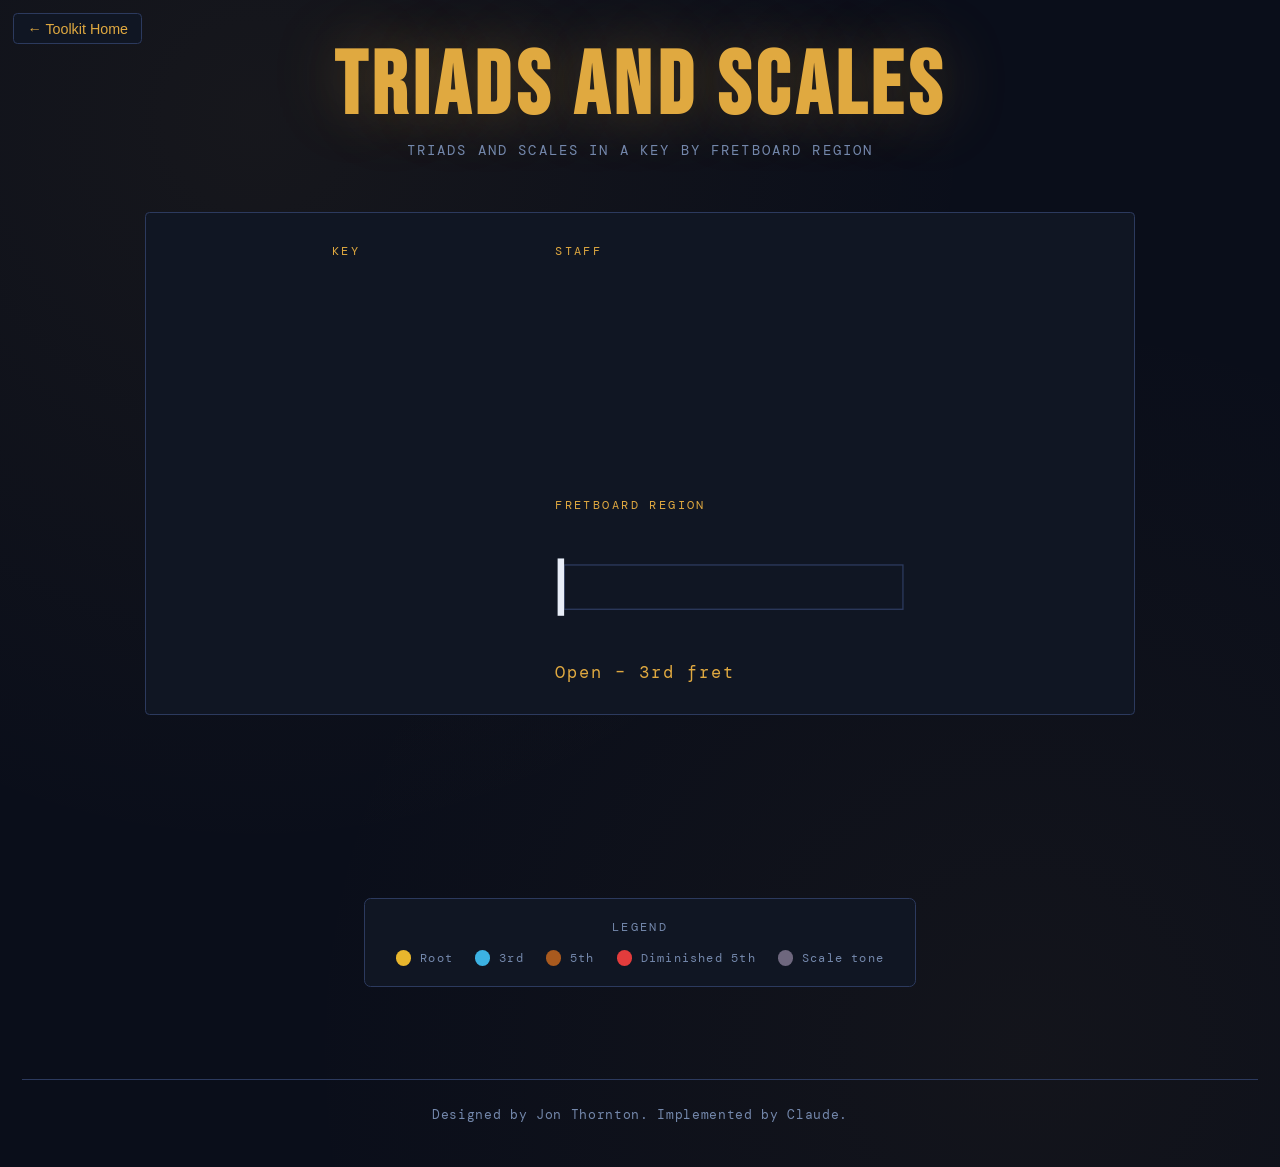
<file: arpeggio-position.html>
<!DOCTYPE html>
<html lang="en">

<head>
  <meta charset="UTF-8">
  <meta name="viewport" content="width=device-width, initial-scale=1.0">
  <title>Triads and Scales by Position</title>
  <meta name="description" content="Find every diatonic triad's 1-3-5 triad shape in a key that falls within a chosen neighbourhood of the fretboard. Pick a key and a 4-fret region from the nut to the 15th fret, and see the CAGED-style arpeggio shape for each scale degree playable there.">
  <meta name="theme-color" content="#0a0e1a">
  <link rel="icon" type="image/svg+xml" href="data:image/svg+xml,%3Csvg xmlns='http://www.w3.org/2000/svg' viewBox='0 0 32 32'%3E%3Crect width='32' height='32' rx='6' fill='%230a0e1a'/%3E%3Cline x1='7' y1='24' x2='25' y2='8' stroke='%23223050' stroke-width='1.5'/%3E%3Ccircle cx='8' cy='23' r='2.6' fill='%23e0a940'/%3E%3Ccircle cx='16' cy='16' r='2.6' fill='%23e0a940'/%3E%3Ccircle cx='24' cy='9' r='2.6' fill='%23e0a940'/%3E%3C/svg%3E">
  <link href="https://fonts.googleapis.com/css2?family=Bebas+Neue&family=DM+Mono:wght@400;500&family=DM+Sans:wght@300;400;500&display=swap" rel="stylesheet">
  <link rel="stylesheet" href="theme.css">
  <style>
    html {
      zoom: 1.1;
    }

    body {
      display: flex;
      flex-direction: column;
      align-items: center;
      padding: 40px 20px;
      background-image:
        radial-gradient(ellipse at 20% 10%, rgba(224, 169, 64, 0.06) 0%, transparent 50%),
        radial-gradient(ellipse at 80% 90%, rgba(166, 122, 46, 0.06) 0%, transparent 50%);
    }

    /* footer's align-self:stretch (needed because this page's body is a
       centering flexbox) comes from theme.css. */

    .controls {
      display: grid;
      grid-template-columns: minmax(260px, 300px) minmax(280px, 1fr);
      grid-template-areas:
        "key   stave"
        "key   region";
      column-gap: 40px;
      row-gap: 32px;
      margin-bottom: 48px;
      background: var(--surface);
      border: 1px solid var(--border);
      padding: 28px 32px;
      border-radius: 4px;
      width: 100%;
      max-width: 900px;
    }

    @media (max-width: 700px) {
      .controls {
        grid-template-columns: 1fr;
        grid-template-areas:
          "key"
          "stave"
          "region";
      }
    }

    .control-group {
      display: flex;
      flex-direction: column;
      gap: 8px;
    }

    .control-group.control-key { grid-area: key; }
    .control-group.control-stave { grid-area: stave; }
    .control-group.control-region { grid-area: region; }

    .control-group.control-key label {
      text-align: center;
    }

    /* #key-label comes from theme.css (shared with chords.html/
       triad-position.html). #region-label is page-specific (id). */

    #region-label {
      text-align: center;
      font-family: 'DM Mono', monospace;
      font-size: 0.7rem;
      letter-spacing: 0.18em;
      text-transform: uppercase;
      color: var(--muted);
      margin-bottom: 40px;
    }

    /* ── Per-degree arpeggio groups ───────────────────────────────────────────── */
    /* .shapes-grid, .diagram-card.shape-card, .shape-title, .fretboard-scroll,
       .chord-name, .chord-numeral, .notes-row, .note-badge, .legend-panel,
       .legend-title, .legend, .legend-item, .legend-dot, and .no-chord come
       from theme.css. */

    #arpeggio-groups {
      max-width: 980px;
      margin: 0 auto;
      width: 100%;
    }

    .arpeggio-group {
      margin-bottom: 40px;
      animation: fadeUp 0.4s ease both;
    }

    .arpeggio-group:last-child {
      margin-bottom: 0;
    }

    .arpeggio-group-header {
      margin-bottom: 16px;
    }

    .chord-title-row {
      display: flex;
      align-items: baseline;
      justify-content: flex-start;
      gap: 8px;
    }

    /* ── Circle of fifths (key selector) ─────────────────────────────────────── */

    .circle-container {
      display: flex;
      justify-content: center;
    }

    #circle-of-fifths {
      width: 100%;
      max-width: 280px;
      height: auto;
    }

    /* .circle-segment's base + major/minor hover/selected states, and
       .circle-text, come from theme.css. */

    /* ── Fret region picker ──────────────────────────────────────────────────── */

    .region-picker {
      display: flex;
      flex-direction: column;
      align-items: flex-start;
    }

    .region-picker .neck-wrap {
      position: relative;
      max-width: 340px; /* matches #key-stave's max-width (theme.css) */
      width: 100%;
    }

    .region-picker svg {
      display: block;
      width: 100%;
      height: auto;
    }

    .region-segment {
      cursor: pointer;
    }

    .region-segment rect.region-fill {
      fill: transparent;
      stroke: transparent;
      transition: fill 0.15s ease, stroke 0.15s ease;
    }

    /* A translucent gold wash alone reads as muddy brown once it's blended
       with the dark navy neck behind it — a crisp gold border keeps the
       highlight unambiguously gold at a glance. */
    .region-segment:hover rect.region-fill {
      fill: rgba(224, 169, 64, 0.22);
      stroke: #e0a940;
      stroke-width: 1.5;
    }

    .region-segment.selected rect.region-fill {
      fill: rgba(224, 169, 64, 0.38);
      stroke: #e0a940;
      stroke-width: 1.25;
    }

    .region-segment text {
      fill: var(--muted);
      font-family: 'DM Mono', monospace;
      font-size: 9px;
      text-anchor: middle;
      pointer-events: none;
      transition: fill 0.15s ease;
    }

    .region-segment.selected text {
      fill: var(--amber);
    }

    .region-picker .readout {
      margin-top: 8px;
      display: flex;
      align-items: baseline;
      justify-content: center;
      gap: 8px;
      min-height: 20px;
    }

    .region-picker .readout .value {
      font-family: 'DM Mono', monospace;
      font-size: 0.95rem;
      letter-spacing: 0.12em;
      color: var(--amber);
    }
  </style>
</head>

<body>
  <a href="index.html" class="back-link">&larr; Toolkit Home</a>

  <header>
    <h1>Triads and Scales</h1>
    <p>Triads and scales in a key by fretboard region</p>
  </header>

  <div class="controls">
    <div class="control-group control-key">
      <label>Key</label>
      <div class="circle-container">
        <svg id="circle-of-fifths" width="400" height="400" viewBox="0 0 400 400"></svg>
      </div>
    </div>
    <div class="control-group control-stave">
      <label>Staff</label>
      <div class="stave-container">
        <svg id="key-stave" viewBox="10 0 550 173.33"></svg>
        <div class="stave-label" id="stave-label"></div>
      </div>
    </div>
    <div class="control-group control-region">
      <label>Fretboard Region</label>
      <div class="region-picker">
        <div class="neck-wrap">
          <svg id="neck" viewBox="13 0 287 90" xmlns="http://www.w3.org/2000/svg">

            <!-- ===== neck base ===== -->
            <rect x="20" y="23" width="260" height="34" fill="var(--surface)" stroke="var(--border)" stroke-width="1"/>

            <!-- ===== fret ticks ===== -->
            <g id="fretTicks"></g>

            <!-- ===== position markers ===== -->
            <g id="positionMarkers"></g>

            <!-- ===== nut ===== -->
            <rect x="15" y="18" width="5" height="44" fill="var(--cream)"/>

            <!-- ===== region overlays (clickable) ===== -->
            <g id="regions"></g>

          </svg>
        </div>
        <div class="readout">
          <span class="value" id="regionReadout">Open – 3rd fret</span>
        </div>
      </div>
    </div>
  </div>

  <div id="key-label"></div>
  <div id="region-label"></div>
  <div id="arpeggio-groups"></div>

  <!-- Colors match DEGREE_COLORS/DEFAULT_TONE_COLOR below exactly — these
       are the same fretboard note colors the shape diagrams themselves use. -->
  <div class="legend-panel">
    <div class="legend-title">Legend</div>
    <div class="legend">
      <div class="legend-item"><div class="legend-dot" style="background:#e8b62d"></div>Root</div>
      <div class="legend-item"><div class="legend-dot" style="background:#3cb2e3"></div>3rd</div>
      <div class="legend-item"><div class="legend-dot" style="background:#a95a1e"></div>5th</div>
      <div class="legend-item"><div class="legend-dot" style="background:#e33c3c"></div>Diminished 5th</div>
      <div class="legend-item"><div class="legend-dot" style="background:#6e677e"></div>Scale tone</div>
    </div>
  </div>

  <footer>Designed by Jon Thornton. Implemented by Claude.</footer>

  <script src="lib/svg-utils.js"></script>
  <script src="lib/theory.js"></script>
  <script src="lib/triads.js"></script>
  <script src="lib/circle-of-fifths.js"></script>
  <script src="lib/stave.js"></script>
  <script src="lib/region-picker.js"></script>
  <script src="lib/fretboard.js"></script>
  <script>
    // ── Note helpers ──────────────────────────────────────────────────────────────
    // NOTES, LETTERS, LETTER_SEMITONE, and noteIndex come from theory.js.
    // spellChordTone, TRIAD_INTERVALS, KEYSTR_MAP, getKeyRoot, getScaleChords,
    // MAJOR_QUALITIES/MINOR_QUALITIES, ROMAN_MAJOR/ROMAN_MINOR, and
    // formatChordName come from lib/triads.js. pentatonicBoxes,
    // addOutOfBoxNote, diatonicBoxFromPentatonicBox, fillWindow,
    // finalizeShape, and renderShape come from lib/fretboard.js.

    // ── Circle of Fifths (Key selector) ──────────────────────────────────────────

    let selectedKey = 'C';
    let selectedKeyType = 'major';

    function renderCircle() {
      renderCircleOfFifths({
        selectedKey,
        selectedKeyType,
        onSelect: (name, type) => selectKey(name, type),
        onHover: (name, type) => renderStave(name, type),
        onHoverEnd: () => renderStave(selectedKey, selectedKeyType),
      });
    }

    function selectKey(keyName, keyType) {
      selectedKey = keyName;
      selectedKeyType = keyType;
      renderCircle();
      renderStave(keyName, keyType);
      generate();
    }

    // ── Staff ──────────────────────────────────────────────────────────────────
    // ROOT_SPELLING_MAJOR/MINOR, buildDiatonicScale, formatSpelledNote,
    // absoluteStaffStep, and getKeySignature come from theory.js.
    // renderMusicStave (and the stepY/drawLedgerLines it uses internally)
    // comes from lib/stave.js, which calls back into this page's own
    // degreeColor(index, degreeNames) (defined above) to color each notehead
    // exactly like the shape diagrams' dots.

    // Octave-assigned notes for the selected key's own plain diatonic scale
    // (major/Ionian or natural minor/Aeolian) — same octave-tracking
    // algorithm modes.html/scales.html use for their own staves: start the
    // tonic at octave 4 and bump the octave whenever the diatonic letter
    // sequence wraps around (e.g. B -> C).
    function keyStaffNotes(keyName, keyType) {
      const table = keyType === 'minor' ? ROOT_SPELLING_MINOR : ROOT_SPELLING_MAJOR;
      const [letter, accidental] = table[keyName];
      const formula = keyType === 'minor' ? MINOR_SCALE_INTERVALS : MAJOR_SCALE_INTERVALS;
      const diatonic = buildDiatonicScale(letter, accidental, formula);

      let octave = 4;
      let prevLetterIdx = null;
      return diatonic.map(entry => {
        const letterIdx = LETTER_INDEX[entry.letter];
        if (prevLetterIdx !== null && letterIdx < prevLetterIdx) octave++;
        prevLetterIdx = letterIdx;
        return {
          letter: entry.letter,
          accidental: entry.accidental,
          octave,
          name: formatSpelledNote(entry),
          step: absoluteStaffStep(entry.letter, octave),
        };
      });
    }

    function renderStave(keyName, keyType) {
      const sig = getKeySignature(keyName, keyType);
      const notes = keyStaffNotes(keyName, keyType);
      const scaleIntervals = keyType === 'minor' ? MINOR_SCALE_INTERVALS : MAJOR_SCALE_INTERVALS;
      const degreeNames = scaleIntervals.map(iv => SEMITONE_DEGREE_NAMES[iv]);

      renderMusicStave({
        sig,
        notes,
        degreeNames,
        getLabelLines: () => {
          const symbol = sig.type === 'sharp' ? '♯' : '♭';
          const count = sig.letters.length;
          const sigLine = count === 0 ? 'No sharps or flats'
            : `${count} ${sig.type}${count > 1 ? 's' : ''}: ${sig.letters.map(l => l + symbol).join(' ')}`;
          const modeLabel = keyType === 'major' ? 'Major' : 'Minor';
          return [`${sig.tonicName} ${modeLabel}`, sigLine];
        },
      });
    }

    // ── Fret region picker ───────────────────────────────────────────────────────
    // REGIONS, buildRegionPicker, and paintRegionPicker come from
    // lib/region-picker.js.

    let selectedRegion = REGIONS[0];

    buildRegionPicker({
      onSelect: (region) => {
        selectedRegion = region;
        paintRegionPicker(selectedRegion);
        generate();
      }
    });
    paintRegionPicker(selectedRegion);

    // ── Scale-tone colors ────────────────────────────────────────────────────────
    // Mirrors scales.html's Triad-type palette exactly (same visual language
    // for "fretboard note colours"), plus 'b5' for the diminished degrees
    // (vii° in a major key, ii° in a minor key) that scales.html's own
    // single-quality Triad type never needs to show. Every other scale
    // degree (2, 4, 6, 7, and their flat variants) falls through to
    // DEFAULT_TONE_COLOR — the pentatonic/diatonic views need those too,
    // the arpeggio (root/3rd/5th only) never does.
    const DEGREE_COLORS = {
      'Root': '#e8b62d',
      '3':    '#3cb2e3',
      'b3':   '#3cb2e3',
      '5':    '#a95a1e',
      'b5':   '#e33c3c',
    };
    const DEFAULT_TONE_COLOR = '#6e677e';

    function degreeColor(index, degreeNames) {
      return DEGREE_COLORS[degreeNames[index]] || DEFAULT_TONE_COLOR;
    }

    // Semitone distance from a scale's own root -> that degree's name, e.g.
    // interval 3 is always "b3" regardless of which scale it's part of.
    // Lets arpeggio/pentatonic/diatonic all derive degree names generically
    // from their interval formulas instead of needing one lookup table per
    // scale type.
    const SEMITONE_DEGREE_NAMES =
      ['Root', 'b2', '2', 'b3', '3', '4', 'b5', '5', 'b6', '6', 'b7', '7'];

    // Pitch classes, correctly-spelled note names, and the noteInfo lookup
    // finalizeShape()/makeDot() expect, for a scale built from `rootNote`
    // with the given chromatic interval formula. letterOffsets says how many
    // letters up the musical alphabet each interval's spelling should land
    // (0,2,4 for a triad's R-3-5; 0,1,2,4,5 for a major pentatonic's
    // R-2-3-5-6, skipping the 4th and 7th; etc).
    function buildScaleNoteInfo(rootNote, intervals, letterOffsets) {
      const rootPc = noteIndex(rootNote);
      const chromaticNotes = intervals.map(iv => NOTES[(rootPc + iv) % 12]);
      const spelledNames = intervals.map((iv, idx) =>
        spellChordTone(rootNote, letterOffsets[idx], (rootPc + iv) % 12));
      const degreeNames = intervals.map(iv => SEMITONE_DEGREE_NAMES[iv]);

      const noteInfo = {};
      chromaticNotes.forEach((note, i) => {
        noteInfo[note] = {
          note: spelledNames[i],
          isRoot: i === 0,
          color: degreeColor(i, degreeNames),
        };
      });

      return { rootPc, chromaticNotes, noteInfo };
    }

    const PENTATONIC_INTERVALS = { maj: [0, 2, 4, 7, 9], min: [0, 3, 5, 7, 10] };
    const PENTATONIC_LETTER_OFFSETS = { maj: [0, 1, 2, 4, 5], min: [0, 2, 3, 4, 6] };

    const DIATONIC_INTERVALS = { maj: MAJOR_SCALE_INTERVALS, min: MINOR_SCALE_INTERVALS };
    const DIATONIC_LETTER_OFFSETS = [0, 1, 2, 3, 4, 5, 6];

    // ── Arpeggio shapes ───────────────────────────────────────────────────────────

    // The five CAGED-box 1-3-5 arpeggio shapes for one chord root — the same
    // positional system scales.html uses for its Triad type, just built for
    // a single scale degree's root/quality rather than the whole key's tonic.
    // Returns the shapes alongside the chromaticNotes/noteInfo they were
    // built from, so a caller that needs a fallback position outside the
    // five canonical boxes (findWindowScale) can reuse the same note info.
    //
    // Takes the same pre-computed `boxes` (pentatonicBoxes(rootPc, isMajor))
    // that computePentatonicShapes/computeDiatonicShapes are given for this
    // degree, and forces every shape's anchor to that box's own anchor
    // (rather than letting finalizeShape derive it from whichever notes
    // survived the arpeggio's own sparser 3-note filter). Without this, a
    // box whose string-0 note isn't one of the triad's three tones would
    // report a different — often higher — anchor than its sibling
    // pentatonic/diatonic shapes at the very same box index, even though
    // all three represent the same physical hand position.
    //
    // A diminished triad's 5th (b5) is a tritone from the root, so — like
    // scales.html's blues b5 — it's never one of the minor-pentatonic box's
    // own notes and a plain box-filter would silently drop it.
    // addOutOfBoxNote (fretboard.js) reaches for it the same way blues does:
    // root and b3 come from the box directly, b5 is added afterward.
    function computeArpeggioShapes(rootNote, quality, boxes) {
      const { chromaticNotes, noteInfo } =
        buildScaleNoteInfo(rootNote, TRIAD_INTERVALS[quality], [0, 2, 4]);

      const shapes = boxes.map((box, idx) => {
        let frets = box.frets.map((stringFrets, s) =>
          stringFrets.filter(f => chromaticNotes.includes(getFretNote(s, f))));
        if (quality === 'dim') frets = addOutOfBoxNote(frets, chromaticNotes[2]);
        return finalizeShape(frets, noteInfo, idx, box.anchor);
      });
      return { shapes, chromaticNotes, noteInfo };
    }

    // The five CAGED-box shapes for the pentatonic scale matching a chord's
    // own quality — major pentatonic for a major-quality degree, minor
    // pentatonic for minor or diminished (both already anchor on the same
    // minor-pentatonic box the arpeggio itself uses for those qualities).
    function computePentatonicShapes(rootNote, quality, boxes) {
      const pentQuality = quality === 'maj' ? 'maj' : 'min';
      const { chromaticNotes, noteInfo } = buildScaleNoteInfo(
        rootNote, PENTATONIC_INTERVALS[pentQuality], PENTATONIC_LETTER_OFFSETS[pentQuality]);
      const shapes = boxes.map((box, idx) => finalizeShape(box.frets, noteInfo, idx, box.anchor));
      return { shapes, chromaticNotes, noteInfo };
    }

    // The five CAGED-box shapes for this chord root's own 7-note diatonic
    // scale — major (Ionian) for a major-quality degree, natural minor
    // (Aeolian) for minor or diminished — matching the same root+quality
    // basis the Arpeggio and Pentatonic cards already use, rather than the
    // parent key's own mode at this degree. The two aren't always the same
    // set of notes: e.g. for the IV chord of A major (D major), the parent
    // key's own mode is D Lydian (G#, borrowed from A major's own 7th
    // degree), while D's own major scale has a natural G. Building each
    // view from the chord's own root+quality keeps all three cards for a
    // degree consistent instead of only the 7-note view drifting.
    function computeDiatonicShapes(rootNote, quality, boxes) {
      const scaleQuality = quality === 'maj' ? 'maj' : 'min';
      const { chromaticNotes, noteInfo } = buildScaleNoteInfo(
        rootNote, DIATONIC_INTERVALS[scaleQuality], DIATONIC_LETTER_OFFSETS);
      const shapes = boxes.map((box, idx) =>
        finalizeShape(diatonicBoxFromPentatonicBox(chromaticNotes, box), noteInfo, idx, box.anchor));
      return { shapes, chromaticNotes, noteInfo };
    }

    // Among the given shapes, returns the index of whichever one best fits
    // the region — the one with the least overhang beyond the region's own
    // fret bounds. Zero overhang means the shape sits entirely inside the
    // region, which always wins outright; short of that, the shape that
    // sticks out the least is preferred. A region can legitimately overlap
    // more than one of the five box positions (their spans aren't
    // disjoint), but showing several near-duplicate shapes for the same
    // degree is just clutter — this always resolves to a single best
    // candidate. Returns -1 if none of the shapes overlap the region's fret
    // range at all. Returning the index (rather than the shape itself) lets
    // the caller pick the matching pentatonic/diatonic shape at the exact
    // same box position, so all three views of a degree line up.
    function bestFitIndexInRegion(shapes, region) {
      let bestIdx = -1, bestOverflow = Infinity;
      shapes.forEach((shape, i) => {
        const overlaps = shape.maxFret >= region.lo && shape.minFret <= region.hi;
        if (!overlaps) return;
        const overflow = Math.max(0, region.lo - shape.minFret) + Math.max(0, shape.maxFret - region.hi);
        if (overflow < bestOverflow) { bestOverflow = overflow; bestIdx = i; }
      });
      return bestIdx;
    }

    // Falls back to a direct scan of every fret in [lo, hi] on every string
    // (fillWindow, from fretboard.js) rather than one of the five canonical
    // CAGED positions. Used for the Open region specifically: since
    // pentatonicBoxesForRoot deliberately never anchors a position at the
    // open string (see its own comment in fretboard.js), some roots have no
    // box position at all inside frets 0–3, even though a scale's notes are
    // plainly playable there. Works for any note set (arpeggio, pentatonic,
    // or diatonic) — chromaticNotes/noteInfo come from whichever of
    // buildScaleNoteInfo()/computeDiatonicShapes()'s own note-info building
    // the caller needs. Returns null if the scale genuinely has no notes
    // anywhere in [lo, hi] on any string.
    function findWindowScale(chromaticNotes, noteInfo, lo, hi) {
      const frets = fillWindow(chromaticNotes, lo, hi);
      if (!frets.some(stringFrets => stringFrets.length > 0)) return null;
      return finalizeShape(frets, noteInfo, 0);
    }

    // ── Generate ───────────────────────────────────────────────────────────────────

    function generate() {
      const keyStr = KEYSTR_MAP[selectedKey];
      const mode = selectedKeyType;
      const region = selectedRegion;

      const root = getKeyRoot(keyStr, mode);
      const scaleChords = getScaleChords(keyStr, mode);
      const romans = mode === 'major' ? ROMAN_MAJOR : ROMAN_MINOR;
      const modeLabel = mode === 'major' ? 'Major' : 'Minor';

      document.getElementById('key-label').textContent = `${root} ${modeLabel}`;
      document.getElementById('region-label').textContent =
        `Frets ${region.lo}–${region.hi}`;

      const container = document.getElementById('arpeggio-groups');
      container.innerHTML = '';

      let anyFound = false;

      // For every diatonic triad, keep whichever of its five CAGED-box
      // positions best fits the selected region (bestFitIndexInRegion),
      // then read the pentatonic and diatonic shapes off that exact same
      // box index, so all three views land on the same physical position.
      // If none overlap the region at all (most common for the Open region
      // — see findWindowScale), fall back to a direct scan of the region
      // itself for all three views; if even that finds nothing playable
      // there, fall back further to whichever canonical position sits
      // closest to the region, clearly labeled as an approximation. Only a
      // degree with literally no notes anywhere near the region is left out.
      scaleChords.forEach((chord, degree) => {
        const { note, quality } = chord;

        // Same five boxes underlie all three views of this degree — computing
        // them once and threading them through keeps every view's anchor
        // pinned to the same physical position (see computeArpeggioShapes).
        const boxes = pentatonicBoxes(noteIndex(note), quality === 'maj');
        const arpeggio = computeArpeggioShapes(note, quality, boxes);
        const pentatonic = computePentatonicShapes(note, quality, boxes);
        const diatonic = computeDiatonicShapes(note, quality, boxes);

        let views = null;

        const bestIdx = bestFitIndexInRegion(arpeggio.shapes, region);
        if (bestIdx >= 0) {
          const a = arpeggio.shapes[bestIdx];
          views = {
            arpeggioShape: a,
            pentatonicShape: pentatonic.shapes[bestIdx],
            diatonicShape: diatonic.shapes[bestIdx],
          };
        }

        if (!views && region.lo === 0) {
          const windowArpeggio = findWindowScale(arpeggio.chromaticNotes, arpeggio.noteInfo, region.lo, region.hi);
          if (windowArpeggio) {
            // Pentatonic/diatonic have more notes than the arpeggio, so
            // their own window scan should essentially always find
            // something too — the arpeggio's own shape is just a defensive
            // fallback for the (practically unreachable) case it doesn't.
            const windowPentatonic = findWindowScale(pentatonic.chromaticNotes, pentatonic.noteInfo, region.lo, region.hi);
            const windowDiatonic = findWindowScale(diatonic.chromaticNotes, diatonic.noteInfo, region.lo, region.hi);

            views = {
              arpeggioShape: windowArpeggio,
              pentatonicShape: windowPentatonic || windowArpeggio,
              diatonicShape: windowDiatonic || windowArpeggio,
            };
          }
        }

        if (!views) {
          // None of the five positions overlap the region at all (checked
          // by bestFitIndexInRegion above) — of those, pick whichever's
          // fret range sits closest to the region's own bounds, and read
          // pentatonic/diatonic off that same box index.
          let closestIdx = -1, closestGap = Infinity;
          arpeggio.shapes.forEach((shape, i) => {
            const gap = shape.maxFret < region.lo ? region.lo - shape.maxFret : shape.minFret - region.hi;
            if (gap < closestGap) { closestGap = gap; closestIdx = i; }
          });
          if (closestIdx >= 0) {
            const a = arpeggio.shapes[closestIdx];
            views = {
              arpeggioShape: a,
              pentatonicShape: pentatonic.shapes[closestIdx],
              diatonicShape: diatonic.shapes[closestIdx],
            };
          }
        }

        if (!views) return;
        anyFound = true;

        const displayName = formatChordName(note, quality);

        // Note-row badges for this degree's own 7-note diatonic scale (the
        // same notes as the Diatonic card), in the same style as
        // scales.html's per-scale note badges — colored to match the
        // fretboard dots (diatonic.noteInfo) and titled with each note's
        // scale-degree name.
        const diatonicScaleQuality = quality === 'maj' ? 'maj' : 'min';
        const diatonicDegreeNames = DIATONIC_INTERVALS[diatonicScaleQuality].map(iv => SEMITONE_DEGREE_NAMES[iv]);
        const noteBadgesHTML = buildNoteBadgesHTML(
          diatonic.chromaticNotes.map((chromaticNote, i) => ({
            name: diatonic.noteInfo[chromaticNote].note,
            color: diatonic.noteInfo[chromaticNote].color,
            title: diatonicDegreeNames[i],
          }))
        );

        const group = document.createElement('div');
        group.className = 'arpeggio-group';
        group.style.animationDelay = `${degree * 0.06}s`;

        const cards = [
          { title: 'Triads', shape: views.arpeggioShape },
          { title: 'Pentatonic', shape: views.pentatonicShape },
          { title: 'Diatonic', shape: views.diatonicShape },
        ];
        const shapesHTML = cards.map(({ title, shape }) => `
          <div class="diagram-card shape-card">
            <div class="shape-title">${title}</div>
            <div class="fretboard-scroll">${renderShape(shape)}</div>
          </div>
        `).join('');

        group.innerHTML = `
          <div class="arpeggio-group-header">
            <div class="chord-title-row">
              <div class="chord-name">${displayName}</div>
              <div class="chord-numeral">(${romans[degree]})</div>
            </div>
            <div class="notes-row">${noteBadgesHTML}</div>
          </div>
          <div class="shapes-grid">${shapesHTML}</div>
        `;
        container.appendChild(group);
      });

      if (!anyFound) {
        container.innerHTML = `<div class="no-chord" style="width:auto;padding:24px 32px;">No arpeggios from this key fall within the selected region.</div>`;
      }
    }

    // ── Init ───────────────────────────────────────────────────────────────────────

    renderCircle();
    renderStave(selectedKey, selectedKeyType);
    generate();
  </script>
</body>

</html>
</file>
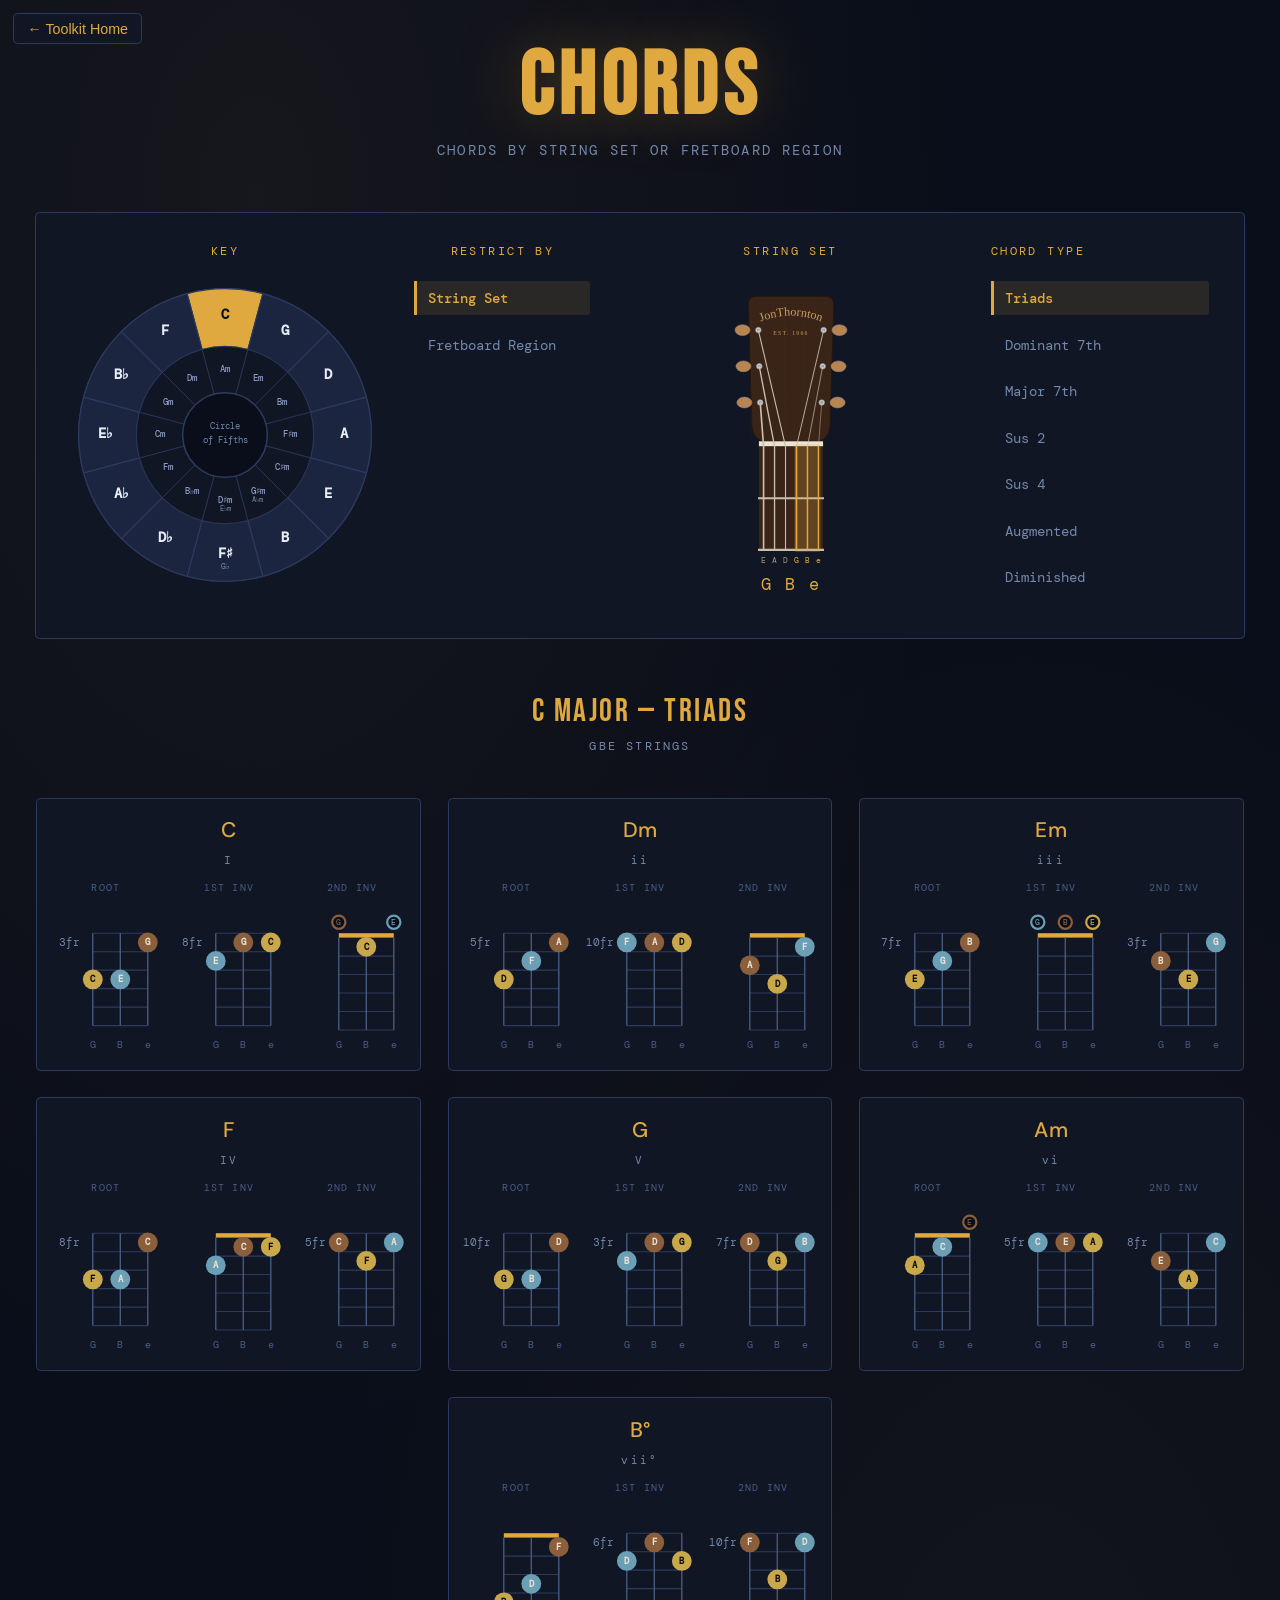
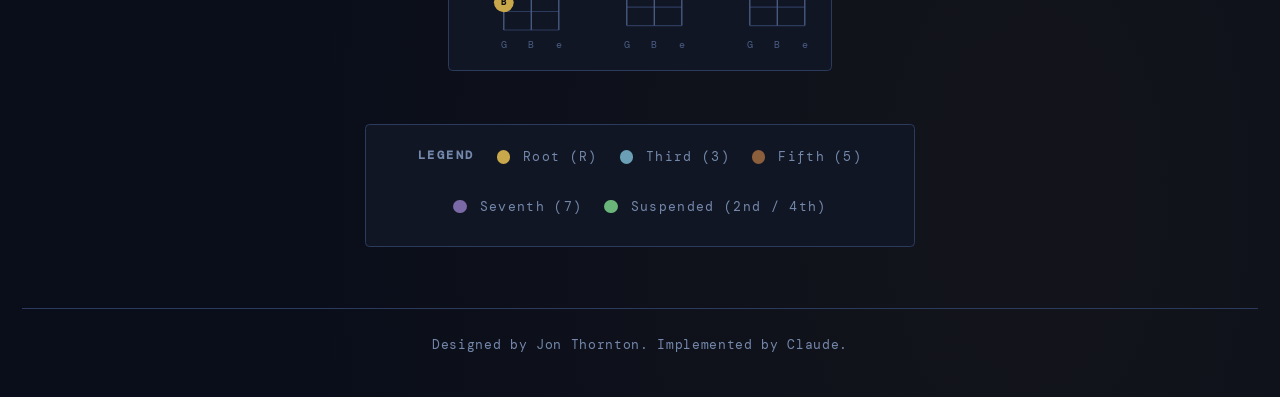
<file: chord-explorer.html>
<!DOCTYPE html>
<html lang="en">

<head>
  <meta charset="UTF-8">
  <meta name="viewport" content="width=device-width, initial-scale=1.0">
  <title>Chord Explorer — Chords by String Set or Fretboard Region</title>
  <meta name="description"
    content="Interactive guitar chord voicing finder. Pick a key on the circle of fifths and a chord type, then restrict the search by string set or by fretboard region.">
  <meta name="theme-color" content="#0a0e1a">
  <link rel="icon" type="image/svg+xml"
    href="data:image/svg+xml,%3Csvg xmlns='http://www.w3.org/2000/svg' viewBox='0 0 32 32'%3E%3Crect width='32' height='32' rx='6' fill='%230a0e1a'/%3E%3Cline x1='9' y1='6' x2='9' y2='26' stroke='%234a5d85' stroke-width='1.5'/%3E%3Cline x1='16' y1='6' x2='16' y2='26' stroke='%234a5d85' stroke-width='1.5'/%3E%3Cline x1='23' y1='6' x2='23' y2='26' stroke='%234a5d85' stroke-width='1.5'/%3E%3Cline x1='9' y1='8' x2='23' y2='8' stroke='%23223050' stroke-width='1.5'/%3E%3Cline x1='9' y1='16' x2='23' y2='16' stroke='%23223050' stroke-width='1.5'/%3E%3Cline x1='9' y1='24' x2='23' y2='24' stroke='%23223050' stroke-width='1.5'/%3E%3Ccircle cx='9' cy='12' r='2.6' fill='%23e0a940'/%3E%3Ccircle cx='16' cy='20' r='2.6' fill='%23e0a940'/%3E%3Ccircle cx='23' cy='8' r='2.6' fill='%23e0a940'/%3E%3C/svg%3E">
  <link
    href="https://fonts.googleapis.com/css2?family=Bebas+Neue&family=DM+Mono:wght@400;500&family=DM+Sans:wght@300;400;500&display=swap"
    rel="stylesheet">
  <link rel="stylesheet" href="theme.css">
  <style>
    html {
      zoom: 1.1;
    }

    body {
      display: flex;
      flex-direction: column;
      align-items: center;
      padding: 40px 20px;
      background-image:
        radial-gradient(ellipse at 20% 10%, rgba(224, 169, 64, 0.06) 0%, transparent 50%),
        radial-gradient(ellipse at 80% 90%, rgba(166, 122, 46, 0.06) 0%, transparent 50%);
    }

    .controls {
      display: flex;
      gap: 32px;
      flex-wrap: wrap;
      justify-content: center;
      margin-bottom: 48px;
      background: var(--surface);
      border: 1px solid var(--border);
      padding: 28px 32px;
      border-radius: 4px;
      width: 100%;
      max-width: 1100px;
    }

    .control-group {
      display: flex;
      flex-direction: column;
      gap: 8px;
      flex: 1;
      min-width: 140px;
    }

    .control-group.control-key {
      flex: 0 1 280px;
    }

    .control-group.control-mode {
      flex: 0 1 160px;
    }

    .control-group.control-restrict {
      flex: 0 1 300px;
    }

    .control-group.control-key label,
    .control-group.control-mode label,
    .control-group.control-restrict label {
      text-align: center;
    }

    select {
      background: var(--bg);
      color: var(--cream);
      border: 1px solid var(--border);
      padding: 10px 14px;
      font-family: 'DM Mono', monospace;
      font-size: 0.85rem;
      border-radius: 2px;
      cursor: pointer;
      appearance: none;
      -webkit-appearance: none;
      background-repeat: no-repeat;
      background-position: right 12px center;
      padding-right: 30px;
      outline: none;
      transition: border-color 0.2s;
    }

    .type-radios {
      display: flex;
      flex-direction: column;
    }

    .type-radios label {
      position: relative;
      display: flex;
      align-items: center;
      padding: 7px 10px;
      border-left: 3px solid transparent;
      border-radius: 0 3px 3px 0;
      color: var(--muted);
      font-family: 'DM Mono', monospace;
      font-size: 0.8rem;
      letter-spacing: normal;
      text-transform: none;
      cursor: pointer;
      user-select: none;
      transition: color 0.15s ease, background-color 0.15s ease, border-color 0.15s ease;
    }

    .type-radios label:hover {
      color: var(--cream);
      background: rgba(255, 255, 255, 0.03);
    }

    .type-radios input[type="radio"] {
      position: absolute;
      opacity: 0;
      width: 0;
      height: 0;
      pointer-events: none;
    }

    .type-radios label:has(input:checked) {
      color: var(--amber);
      border-left-color: var(--amber);
      background: rgba(224, 169, 64, 0.12);
      font-weight: 500;
    }

    .type-radios label:has(input:focus-visible) {
      outline: 2px solid var(--amber);
      outline-offset: -2px;
    }

    #mode-label {
      text-align: center;
      font-family: 'DM Mono', monospace;
      font-size: 0.7rem;
      letter-spacing: 0.18em;
      text-transform: uppercase;
      color: var(--muted);
      margin-bottom: 40px;
    }

    /* Info affordance next to #key-label, shown only for chord types with no
       major/minor form of their own (dim/aug/sus2/sus4) — the tooltip
       explains that their roots still follow the selected mode's scale
       degrees even though the title omits "Major"/"Minor". */
    .key-info-icon {
      display: inline-flex;
      align-items: center;
      justify-content: center;
      width: 16px;
      height: 16px;
      border-radius: 50%;
      border: 1px solid var(--muted);
      color: var(--muted);
      font-family: 'DM Mono', monospace;
      font-size: 0.65rem;
      font-style: italic;
      vertical-align: middle;
      cursor: help;
      transition: color 0.15s ease, border-color 0.15s ease;
    }

    .key-info-icon:hover,
    .key-info-icon:focus-visible {
      color: var(--amber);
      border-color: var(--amber);
      outline: none;
    }

    .chord-inversion {
      font-family: 'DM Mono', monospace;
      font-size: 0.55rem;
      letter-spacing: 0.12em;
      color: #4a5d85;
      text-transform: uppercase;
    }

    /* Wide enough that four inversion-item diagrams (region mode) sit on one
       row instead of wrapping; still comfortably fits the three diagrams
       shown in string-set mode. */
    .chord-card {
      max-width: 500px;
    }

    .inversion-row {
      flex-wrap: wrap;
    }

    .legend {
      margin-top: 48px;
      background: var(--surface);
      border: 1px solid var(--border);
      padding: 20px 28px;
      border-radius: 4px;
      max-width: 500px;
      width: 100%;
    }

    .legend h3 {
      font-family: 'DM Mono', monospace;
      font-size: 0.7rem;
      letter-spacing: 0.2em;
      text-transform: uppercase;
      color: var(--muted);
      margin-bottom: 12px;
    }

    .legend-item {
      display: flex;
      align-items: center;
      gap: 12px;
      margin-bottom: 8px;
      font-family: 'DM Mono', monospace;
      font-size: 0.75rem;
      color: var(--muted);
    }

    .legend-dot {
      width: 12px;
      height: 12px;
      border-radius: 50%;
    }

    /* Fixed gold rather than var(--amber): these are fretboard note colors
       (must match drawTriadDiagram's roleColors in lib/triads.js exactly),
       not the site's UI accent — left unchanged by the theme. */
    .legend-dot.root {
      background: #c9a84c;
    }

    .legend-dot.third {
      background: #6a9fb5;
    }

    .legend-dot.fifth {
      background: #8b5e3c;
    }

    .legend-dot.seventh {
      background: #7b68a6;
    }

    .legend-dot.sus {
      background: #6ab57a;
    }

    /* ── Circle of fifths (key + mode selector) ──────────────────────────────── */

    .circle-container {
      display: flex;
      justify-content: center;
    }

    #circle-of-fifths {
      width: 100%;
      max-width: 280px;
      height: auto;
    }

    /* ── String set picker (fretboard) ───────────────────────────────────────── */

    .string-picker {
      --fb-bg: #17110d;
      --fb-rosewood-dark: #241611;
      --fb-rosewood-mid: #3a2418;
      --fb-rosewood-light: #4f3320;
      --fb-fret: #c7bfae;
      --fb-nut: #ece3d3;
      --fb-cream-dim: #a89882;
      --fb-gold: #cba05e;
      --fb-accent: #e0a940;
      --fb-tuner: #cfd3d6;
      --fb-tuner-dark: #8e9296;
      --fb-wood-btn: #b98450;
      display: flex;
      flex-direction: column;
      align-items: center;
    }

    .string-picker .board-wrap {
      position: relative;
      margin: 0 auto;
      max-width: 220px;
    }

    .string-picker svg {
      display: block;
      width: 100%;
      height: auto;
    }

    .string-picker .readout {
      margin-top: 2px;
      display: flex;
      align-items: baseline;
      justify-content: center;
      gap: 8px;
      min-height: 20px;
    }

    .string-picker .readout .value {
      font-family: 'DM Mono', monospace;
      font-size: 0.95rem;
      letter-spacing: 0.12em;
      color: var(--amber);
      transition: opacity 0.15s ease;
    }

    .string-picker .string-name {
      font-family: 'DM Mono', monospace;
      font-size: 15px;
      fill: var(--fb-cream-dim);
      text-anchor: middle;
    }

    .string-picker .string-name.hot {
      fill: var(--fb-accent);
    }

    /* ── Fret region picker ──────────────────────────────────────────────────── */

    .region-picker {
      display: flex;
      flex-direction: column;
      align-items: center;
    }

    .region-picker .neck-wrap {
      position: relative;
      max-width: 300px;
      width: 100%;
    }

    .region-picker svg {
      display: block;
      width: 100%;
      height: auto;
    }

    .region-segment {
      cursor: pointer;
    }

    .region-segment rect.region-fill {
      fill: transparent;
      stroke: transparent;
      transition: fill 0.15s ease, stroke 0.15s ease;
    }

    .region-segment:hover rect.region-fill {
      fill: rgba(224, 169, 64, 0.22);
      stroke: #e0a940;
      stroke-width: 1.5;
    }

    .region-segment.selected rect.region-fill {
      fill: rgba(224, 169, 64, 0.38);
      stroke: #e0a940;
      stroke-width: 1.25;
    }

    .region-segment text {
      fill: var(--muted);
      font-family: 'DM Mono', monospace;
      font-size: 9px;
      text-anchor: middle;
      pointer-events: none;
      transition: fill 0.15s ease;
    }

    .region-segment.selected text {
      fill: var(--amber);
    }

    .region-picker .readout {
      margin-top: 8px;
      display: flex;
      align-items: baseline;
      justify-content: center;
      gap: 8px;
      min-height: 20px;
    }

    .region-picker .readout .value {
      font-family: 'DM Mono', monospace;
      font-size: 0.95rem;
      letter-spacing: 0.12em;
      color: var(--amber);
    }
  </style>
</head>

<body>
  <a href="index.html" class="back-link">&larr; Toolkit Home</a>

  <header>
    <h1>Chords</h1>
    <p>Chords by string set or fretboard region</p>
  </header>

  <div class="controls">
    <div class="control-group control-key">
      <label>Key</label>
      <div class="circle-container">
        <svg id="circle-of-fifths" width="400" height="400" viewBox="0 0 400 400"></svg>
      </div>
    </div>

    <div class="control-group control-mode">
      <label>Restrict By</label>
      <div class="type-radios" id="mode-radios">
        <label><input type="radio" name="restrict-mode" value="stringset" checked> String Set</label>
        <label><input type="radio" name="restrict-mode" value="region"> Fretboard Region</label>
      </div>
    </div>

    <div class="control-group control-restrict">
      <label id="restrict-widget-label">String Set</label>

      <div class="string-picker" id="stringset-control">
        <div class="board-wrap">
          <svg id="board" viewBox="0 0 468 560" xmlns="http://www.w3.org/2000/svg">

            <!-- ===== headstock ===== -->
            <g id="headstock">
              <path id="headstockShape" d="M 151.2 46
                       Q 151.2 30 166.5 30
                       L 301.5 30
                       Q 316.8 30 316.8 46
                       L 309.6 280
                       Q 307.8 305 288 310
                       L 180 310
                       Q 160.2 305 158.4 280
                       Z" fill="var(--fb-rosewood-mid)" stroke="var(--fb-rosewood-dark)" stroke-width="2" />
              <!-- subtle grain -->
              <g id="grain" opacity="0.35" stroke="var(--fb-rosewood-light)" stroke-width="1"></g>

              <!-- lettering (positioned manually in JS — see renderHeadstockLogo) -->
              <path id="logoArc" d="M 163 84 Q 234 50 305 84" fill="none" />
              <g id="logoText" font-family="Snell Roundhand, 'Brush Script MT', cursive, Georgia" fill="var(--fb-gold)">
              </g>
              <text x="234" y="104" text-anchor="middle" font-family="Georgia, serif" font-size="11"
                letter-spacing="2.5" fill="var(--fb-gold)">EST. 1966</text>

              <!-- tuners -->
              <g id="tuners"></g>
            </g>

            <!-- ===== nut ===== -->
            <rect x="172" y="310" width="124" height="10" fill="var(--fb-nut)" />

            <!-- ===== fanned strings from tuner posts to nut ===== -->
            <g id="fanStrings"></g>

            <!-- ===== fretboard ===== -->
            <g id="fretboard">
              <rect x="172" y="320" width="124" height="200" fill="var(--fb-rosewood-mid)" />
              <g id="frets"></g>
            </g>

            <!-- ===== hover band ===== -->
            <rect id="hoverBand" x="0" y="0" width="0" height="0" fill="var(--fb-accent)" opacity="0" rx="4" />

            <!-- ===== strings on the board ===== -->
            <g id="strings"></g>

            <!-- ===== string labels (below board) ===== -->
            <g id="labels"></g>

            <!-- ===== interaction catcher ===== -->
            <rect id="catcher" x="172" y="315" width="124" height="220" fill="transparent" style="cursor:pointer" />

          </svg>
        </div>
        <div class="readout">
          <span class="value" id="readoutValue">G B e</span>
        </div>
      </div>

      <div class="region-picker" id="region-control" style="display:none">
        <div class="neck-wrap">
          <svg id="neck" viewBox="13 0 287 90" xmlns="http://www.w3.org/2000/svg">

            <!-- ===== neck base ===== -->
            <rect x="20" y="23" width="260" height="34" fill="var(--surface)" stroke="var(--border)" stroke-width="1" />

            <!-- ===== fret ticks ===== -->
            <g id="fretTicks"></g>

            <!-- ===== position markers ===== -->
            <g id="positionMarkers"></g>

            <!-- ===== nut ===== -->
            <rect x="15" y="18" width="5" height="44" fill="var(--cream)" />

            <!-- ===== region overlays (clickable) ===== -->
            <g id="regions"></g>

          </svg>
        </div>
        <div class="readout">
          <span class="value" id="regionReadout">Open – 3rd fret</span>
        </div>
      </div>
    </div>

    <div class="control-group">
      <label>Chord Type</label>
      <div class="type-radios" id="type-radios">
        <label><input type="radio" name="chord-type" value="triad" checked> Triads</label>
        <label><input type="radio" name="chord-type" value="dom7"> Dominant 7th</label>
        <label><input type="radio" name="chord-type" value="maj7"> Major 7th</label>
        <label><input type="radio" name="chord-type" value="sus2"> Sus 2</label>
        <label><input type="radio" name="chord-type" value="sus4"> Sus 4</label>
        <label><input type="radio" name="chord-type" value="aug"> Augmented</label>
        <label><input type="radio" name="chord-type" value="dim"> Diminished</label>
      </div>
    </div>
  </div>

  <div id="key-label"></div>
  <div id="mode-label"></div>
  <div id="chord-row"></div>

  <div class="legend">
    <h3>Legend</h3>
    <div class="legend-item">
      <div class="legend-dot root"></div>
      <span>Root (R)</span>
    </div>
    <div class="legend-item">
      <div class="legend-dot third"></div>
      <span>Third (3)</span>
    </div>
    <div class="legend-item">
      <div class="legend-dot fifth"></div>
      <span>Fifth (5)</span>
    </div>
    <div class="legend-item">
      <div class="legend-dot seventh"></div>
      <span>Seventh (7)</span>
    </div>
    <div class="legend-item">
      <div class="legend-dot sus"></div>
      <span>Suspended (2nd / 4th)</span>
    </div>
  </div>

  <footer>Designed by Jon Thornton. Implemented by Claude.</footer>

  <script src="lib/svg-utils.js"></script>
  <script src="lib/theory.js"></script>
  <script src="lib/triads.js"></script>
  <script src="lib/circle-of-fifths.js"></script>
  <script src="lib/region-picker.js"></script>
  <script src="lib/string-picker.js"></script>
  <script>
    // ── Note helpers ──────────────────────────────────────────────────────────────
    // NOTES, LETTERS, LETTER_SEMITONE, and noteIndex() come from theory.js.
    // spellScale and chooseBestRoot come from lib/triads.js.

    // ── Circle of Fifths (Key + Mode selector) ───────────────────────────────────
    // KEYSTR_MAP comes from lib/triads.js.
    // MAJOR_KEYS, MINOR_KEYS, and renderCircleOfFifths come from circle-of-fifths.js.
    // getPosition, createArcPath, and createSVGElement come from svg-utils.js.

    let selectedKey = 'C';
    let selectedKeyType = 'major';

    function renderCircle() {
      renderCircleOfFifths({
        selectedKey,
        selectedKeyType,
        onSelect: (name, type) => selectKey(name, type),
      });
    }

    function selectKey(keyName, keyType) {
      selectedKey = keyName;
      selectedKeyType = keyType;
      renderCircle();
      generate();
    }

    // ── Restrict-by mode toggle ───────────────────────────────────────────────────

    let restrictMode = 'stringset';

    document.querySelectorAll('input[name="restrict-mode"]').forEach(input => {
      input.addEventListener('change', (e) => {
        restrictMode = e.target.value;
        document.getElementById('stringset-control').style.display = restrictMode === 'stringset' ? '' : 'none';
        document.getElementById('region-control').style.display = restrictMode === 'region' ? '' : 'none';
        document.getElementById('restrict-widget-label').textContent =
          restrictMode === 'stringset' ? 'String Set' : 'Fretboard Region';
        generate();
      });
    });

    // ── String set picker (fretboard) ────────────────────────────────────────────
    // buildStringSetPicker comes from lib/string-picker.js.

    let selectedStringSet = 'GBe';

    buildStringSetPicker({
      onSelect: (key) => {
        selectedStringSet = key;
        generate();
      }
    });

    // ── Fret region picker ───────────────────────────────────────────────────────
    // REGIONS, buildRegionPicker, and paintRegionPicker come from
    // lib/region-picker.js.

    let selectedRegion = REGIONS[0];

    buildRegionPicker({
      onSelect: (region) => {
        selectedRegion = region;
        paintRegionPicker(selectedRegion);
        generate();
      }
    });
    paintRegionPicker(selectedRegion);

    // ── Scale / chord data ─────────────────────────────────────────────────────────
    // MAJOR_QUALITIES/MINOR_QUALITIES, ROMAN_MAJOR/ROMAN_MINOR, getKeyRoot,
    // getScaleChords, STRING_SETS, and TRIAD_INTERVALS come from lib/triads.js.

    // Shell voicings for 7th chords (R-3-7, omitting 5th)
    const MAJ7_INTERVALS = {
      maj: [0, 4, 11],  // root, major 3rd, major 7th (maj7)
      min: [0, 3, 10],  // root, minor 3rd, minor 7th (min7)
      dim: [0, 3, 9]    // root, minor 3rd, dim 7th (dim7 / half-dim uses m7)
    };

    const DOM7_INTERVALS = {
      maj: [0, 4, 10],  // root, major 3rd, minor 7th (dom7)
      min: [0, 3, 10],  // root, minor 3rd, minor 7th (min7)
      dim: [0, 3, 9]    // root, minor 3rd, diminished 7th (dim7)
    };

    // Sus chords replace the 3rd with a 2nd or 4th (quality is irrelevant)
    const SUS2_INTERVALS = { maj: [0, 2, 7], min: [0, 2, 7], dim: [0, 2, 7] };
    const SUS4_INTERVALS = { maj: [0, 5, 7], min: [0, 5, 7], dim: [0, 5, 7] };

    // spellChordTone comes from lib/triads.js.

    // Chosen once here so both voicing search strategies below (unconstrained
    // string-set search and region-constrained search) dispatch on chord type
    // identically instead of duplicating this table.
    function getChordIntervals(chordType, quality) {
      if (chordType === 'maj7') {
        return { intervals: MAJ7_INTERVALS[quality], roleNames: ['root', 'third', 'seventh'], letterOffsets: [0, 2, 6] };
      } else if (chordType === 'dom7') {
        return { intervals: DOM7_INTERVALS[quality], roleNames: ['root', 'third', 'seventh'], letterOffsets: [0, 2, 6] };
      } else if (chordType === 'sus2') {
        return { intervals: SUS2_INTERVALS[quality], roleNames: ['root', 'sus', 'fifth'], letterOffsets: [0, 1, 4] };
      } else if (chordType === 'sus4') {
        return { intervals: SUS4_INTERVALS[quality], roleNames: ['root', 'sus', 'fifth'], letterOffsets: [0, 3, 4] };
      } else if (chordType === 'dim') {
        return { intervals: [0, 3, 6], roleNames: ['root', 'third', 'fifth'], letterOffsets: [0, 2, 4] };   // root, minor 3rd, diminished 5th
      } else if (chordType === 'aug') {
        return { intervals: [0, 4, 8], roleNames: ['root', 'third', 'fifth'], letterOffsets: [0, 2, 4] };   // root, major 3rd, augmented 5th
      } else {
        return { intervals: TRIAD_INTERVALS[quality], roleNames: ['root', 'third', 'fifth'], letterOffsets: [0, 2, 4] };
      }
    }

    // ── Calculate triad voicing (unconstrained — single fixed string set) ───────────
    // Same tightest-span search chords.html uses: every note can be played at
    // its raw fret or an octave higher, and whichever combination gives the
    // smallest span wins (lowest position on ties).

    function calculateTriadVoicing(rootNote, quality, stringSet, inversion, chordType) {
      const ri = noteIndex(rootNote);
      const { intervals, roleNames, letterOffsets } = getChordIntervals(chordType, quality);
      const set = STRING_SETS[stringSet];

      const notes = intervals.map(iv => (ri + iv) % 12);
      const noteNames = intervals.map((iv, idx) =>
        spellChordTone(rootNote, letterOffsets[idx], (ri + iv) % 12));

      // Reorder based on inversion: Root R-3-5/7, First 3-5/7-R, Second 5/7-R-3
      // (rotateForInversion comes from lib/triads.js).
      const orderedNotes = rotateForInversion(notes, inversion);
      const orderedRoles = rotateForInversion(roleNames, inversion);
      const orderedNoteNames = rotateForInversion(noteNames, inversion);

      // Calculate fret for each string to produce the required note
      // (fretsFromOpenNotes comes from lib/triads.js).
      const frets = fretsFromOpenNotes(orderedNotes, set.openNotes);

      let bestFrets = null;
      let bestSpan = Infinity;
      let bestMin = Infinity;

      for (let mask = 0; mask < 8; mask++) {
        const adjusted = frets.map((f, i) => (mask & (1 << i)) ? f + 12 : f);
        const adjMin = Math.min(...adjusted);
        const adjMax = Math.max(...adjusted);
        const span = adjMax - adjMin;

        if (adjMin < 0 || adjMin > 12) continue; // keep the voicing in a playable position

        if (span < bestSpan || (span === bestSpan && adjMin < bestMin)) {
          bestFrets = adjusted;
          bestSpan = span;
          bestMin = adjMin;
        }
      }

      return {
        frets: bestFrets,
        stringLabels: set.labels,
        noteRoles: orderedRoles,
        noteNames: orderedNoteNames,
        inversion: inversion,
        inversionName: inversion === 0 ? 'Root' : inversion === 1 ? '1st Inv' : '2nd Inv'
      };
    }

    // ── Find chord voicing within a fret region (any string set) ────────────────────
    // Same overflow-tolerant search triad-position.html uses, generalized to
    // any chord type via getChordIntervals rather than always plain triads.
    // A voicing is accepted only if some octave placement of every chord tone
    // lands inside [regionLo, regionHi], or within MAX_FRET_OVERFLOW frets of
    // it — real voicings often straddle a region boundary since the regions
    // are an arbitrary chop of the neck into fixed 4-fret windows.

    const MAX_FRET_OVERFLOW = 1;

    function findChordVoicingInRegion(rootNote, quality, stringSet, inversion, chordType, regionLo, regionHi) {
      const ri = noteIndex(rootNote);
      const { intervals, roleNames, letterOffsets } = getChordIntervals(chordType, quality);
      const set = STRING_SETS[stringSet];

      const notes = intervals.map(iv => (ri + iv) % 12);
      const noteNames = intervals.map((iv, idx) =>
        spellChordTone(rootNote, letterOffsets[idx], (ri + iv) % 12));

      const orderedNotes = rotateForInversion(notes, inversion);
      const orderedRoles = rotateForInversion(roleNames, inversion);
      const orderedNoteNames = rotateForInversion(noteNames, inversion);

      const frets = fretsFromOpenNotes(orderedNotes, set.openNotes);

      let bestFrets = null;
      let bestOverflow = Infinity;
      let bestSpan = Infinity;
      let bestMin = Infinity;

      for (let mask = 0; mask < 8; mask++) {
        const adjusted = frets.map((f, i) => (mask & (1 << i)) ? f + 12 : f);

        const overflow = Math.max(...adjusted.map(f =>
          Math.max(0, regionLo - f) + Math.max(0, f - regionHi)));

        const nonZero = adjusted.filter(f => f > 0);
        const span = nonZero.length ? Math.max(...nonZero) - Math.min(...nonZero) : 0;
        const minF = nonZero.length ? Math.min(...nonZero) : 0;

        if (overflow < bestOverflow ||
          (overflow === bestOverflow && span < bestSpan) ||
          (overflow === bestOverflow && span === bestSpan && minF < bestMin)) {
          bestFrets = adjusted;
          bestOverflow = overflow;
          bestSpan = span;
          bestMin = minF;
        }
      }

      if (!bestFrets || bestOverflow > MAX_FRET_OVERFLOW) return null;

      return {
        frets: bestFrets,
        stringLabels: set.labels,
        noteRoles: orderedRoles,
        noteNames: orderedNoteNames,
        inversion: inversion,
        inversionName: inversion === 0 ? 'Root' : inversion === 1 ? '1st Inv' : '2nd Inv'
      };
    }

    // drawTriadDiagram and formatChordName come from lib/triads.js.

    // ── Generate ───────────────────────────────────────────────────────────────────

    function isDiatonicSusChord(chordRootPc, chordType, scalePcSet) {
      const intervals = chordType === 'sus2' ? [0, 2, 7] : [0, 5, 7];
      return intervals.every(iv => scalePcSet.has((chordRootPc + iv) % 12));
    }

    const ROMAN_NEUTRAL = ['I', 'II', 'III', 'IV', 'V', 'VI', 'VII'];
    const STRING_SET_ORDER = ['EAD', 'ADG', 'DGB', 'GBe'];

    function generate() {
      const chordType = document.querySelector('input[name="chord-type"]:checked').value;

      const keyStr = KEYSTR_MAP[selectedKey];
      const mode = selectedKeyType;

      const root = getKeyRoot(keyStr, mode);
      const scaleChords = getScaleChords(keyStr, mode);
      // Diminished, augmented, sus2, and sus4 chords don't have distinct
      // major/minor forms — the same interval shape is used regardless of a
      // scale degree's natural quality — so upper/lowercase numeral case
      // would be misleading and the Major/Minor label is omitted from the
      // title.
      const isModeInvariantType = chordType === 'dim' || chordType === 'aug' ||
        chordType === 'sus2' || chordType === 'sus4';
      const romans = isModeInvariantType ? ROMAN_NEUTRAL :
        mode === 'major' ? ROMAN_MAJOR : ROMAN_MINOR;

      const typeLabel = chordType === 'maj7' ? 'Major 7th Chords' :
        chordType === 'dom7' ? 'Dominant 7th Chords' :
          chordType === 'sus2' ? 'Sus 2 Chords' :
            chordType === 'sus4' ? 'Sus 4 Chords' :
              chordType === 'dim' ? 'Diminished Triads' :
                chordType === 'aug' ? 'Augmented Triads' : 'Triads';

      const modeLabel = isModeInvariantType ? '' :
        mode === 'major' ? 'Major' : mode === 'minor' ? 'Minor' : '';
      const titleText = modeLabel ? `${root} ${modeLabel} — ${typeLabel}` : `${root} — ${typeLabel}`;
      // These chord types have no major/minor form of their own, but their
      // roots are still drawn from the selected key's scale degrees — call
      // that out with an optional-read info icon rather than baking it into
      // the title text itself.
      const infoIconHTML = isModeInvariantType
        ? ` <span class="key-info-icon" tabindex="0" title="These chords don&#8217;t have major or minor forms, but their roots still follow the scale degrees of the selected key.">i</span>`
        : '';
      document.getElementById('key-label').innerHTML = titleText + infoIconHTML;

      const row = document.getElementById('chord-row');
      row.innerHTML = '';

      const scaleIntervals = mode === 'major' ? MAJOR_SCALE_INTERVALS : MINOR_SCALE_INTERVALS;
      const rootPc = noteIndex(root);
      const scalePcSet = new Set(scaleIntervals.map(iv => (rootPc + iv) % 12));
      const isSus = chordType === 'sus2' || chordType === 'sus4';

      if (restrictMode === 'stringset') {
        const stringSet = selectedStringSet;
        document.getElementById('mode-label').textContent = `${stringSet} strings`;

        scaleChords.forEach((chord, degree) => {
          const { note, quality } = chord;

          // Skip non-diatonic sus chords entirely
          if (isSus && !isDiatonicSusChord(noteIndex(note), chordType, scalePcSet)) return;

          const card = document.createElement('div');
          card.className = 'chord-card';
          card.style.animationDelay = `${degree * 0.06}s`;

          const displayName = formatChordName(note, quality, chordType);

          const inversionsHTML = [0, 1, 2].map(inv => {
            const voicing = calculateTriadVoicing(note, quality, stringSet, inv, chordType);
            return `
              <div class="inversion-item">
                <div class="chord-inversion">${voicing.inversionName}</div>
                ${drawTriadDiagram(voicing)}
              </div>
            `;
          }).join('');

          card.innerHTML = `
            <div class="chord-name">${displayName}</div>
            <div class="chord-numeral">${romans[degree]}</div>
            <div class="inversion-row">${inversionsHTML}</div>
          `;
          row.appendChild(card);
        });
      } else {
        const region = selectedRegion;
        document.getElementById('mode-label').textContent = `Frets ${region.lo}–${region.hi}`;

        let anyFound = false;

        // For every diatonic chord, always show all four string sets, in
        // string-set order — one fragment each, even when a string set has no
        // playable voicing in this region (drawTriadDiagram(null) renders that
        // fragment as an empty "No voicing" placeholder). When a string set
        // has more than one inversion that fits, keep whichever sits lowest.
        scaleChords.forEach((chord, degree) => {
          const { note, quality } = chord;

          if (isSus && !isDiatonicSusChord(noteIndex(note), chordType, scalePcSet)) return;

          const voicingsByStringSet = STRING_SET_ORDER.map(stringSet => {
            const candidates = [0, 1, 2]
              .map(inv => findChordVoicingInRegion(note, quality, stringSet, inv, chordType, region.lo, region.hi))
              .filter(Boolean);
            if (candidates.length === 0) return null;

            candidates.sort((a, b) => {
              const aMin = Math.min(...a.frets.filter(f => f > 0), Infinity);
              const bMin = Math.min(...b.frets.filter(f => f > 0), Infinity);
              if (aMin !== bMin) return aMin - bMin;
              return a.inversion - b.inversion;
            });
            return candidates[0];
          });

          if (voicingsByStringSet.every(v => !v)) return;
          anyFound = true;

          const card = document.createElement('div');
          card.className = 'chord-card';
          card.style.animationDelay = `${degree * 0.06}s`;

          const displayName = formatChordName(note, quality, chordType);

          const voicingsHTML = voicingsByStringSet.map(voicing => `
            <div class="inversion-item">
              <div class="chord-inversion">${voicing ? voicing.inversionName : ''}</div>
              ${drawTriadDiagram(voicing)}
            </div>
          `).join('');

          card.innerHTML = `
            <div class="chord-name">${displayName}</div>
            <div class="chord-numeral">${romans[degree]}</div>
            <div class="inversion-row">${voicingsHTML}</div>
          `;
          row.appendChild(card);
        });

        if (!anyFound) {
          row.innerHTML = `<div class="no-chord" style="width:auto;padding:24px 32px;">No ${typeLabel.toLowerCase()} from this key fall within the selected region.</div>`;
        }
      }
    }

    // ── Init ───────────────────────────────────────────────────────────────────────

    document.querySelectorAll('input[name="chord-type"]').forEach(input => {
      input.addEventListener('change', generate);
    });

    renderCircle();
    generate();
  </script>
</body>

</html>
</file>
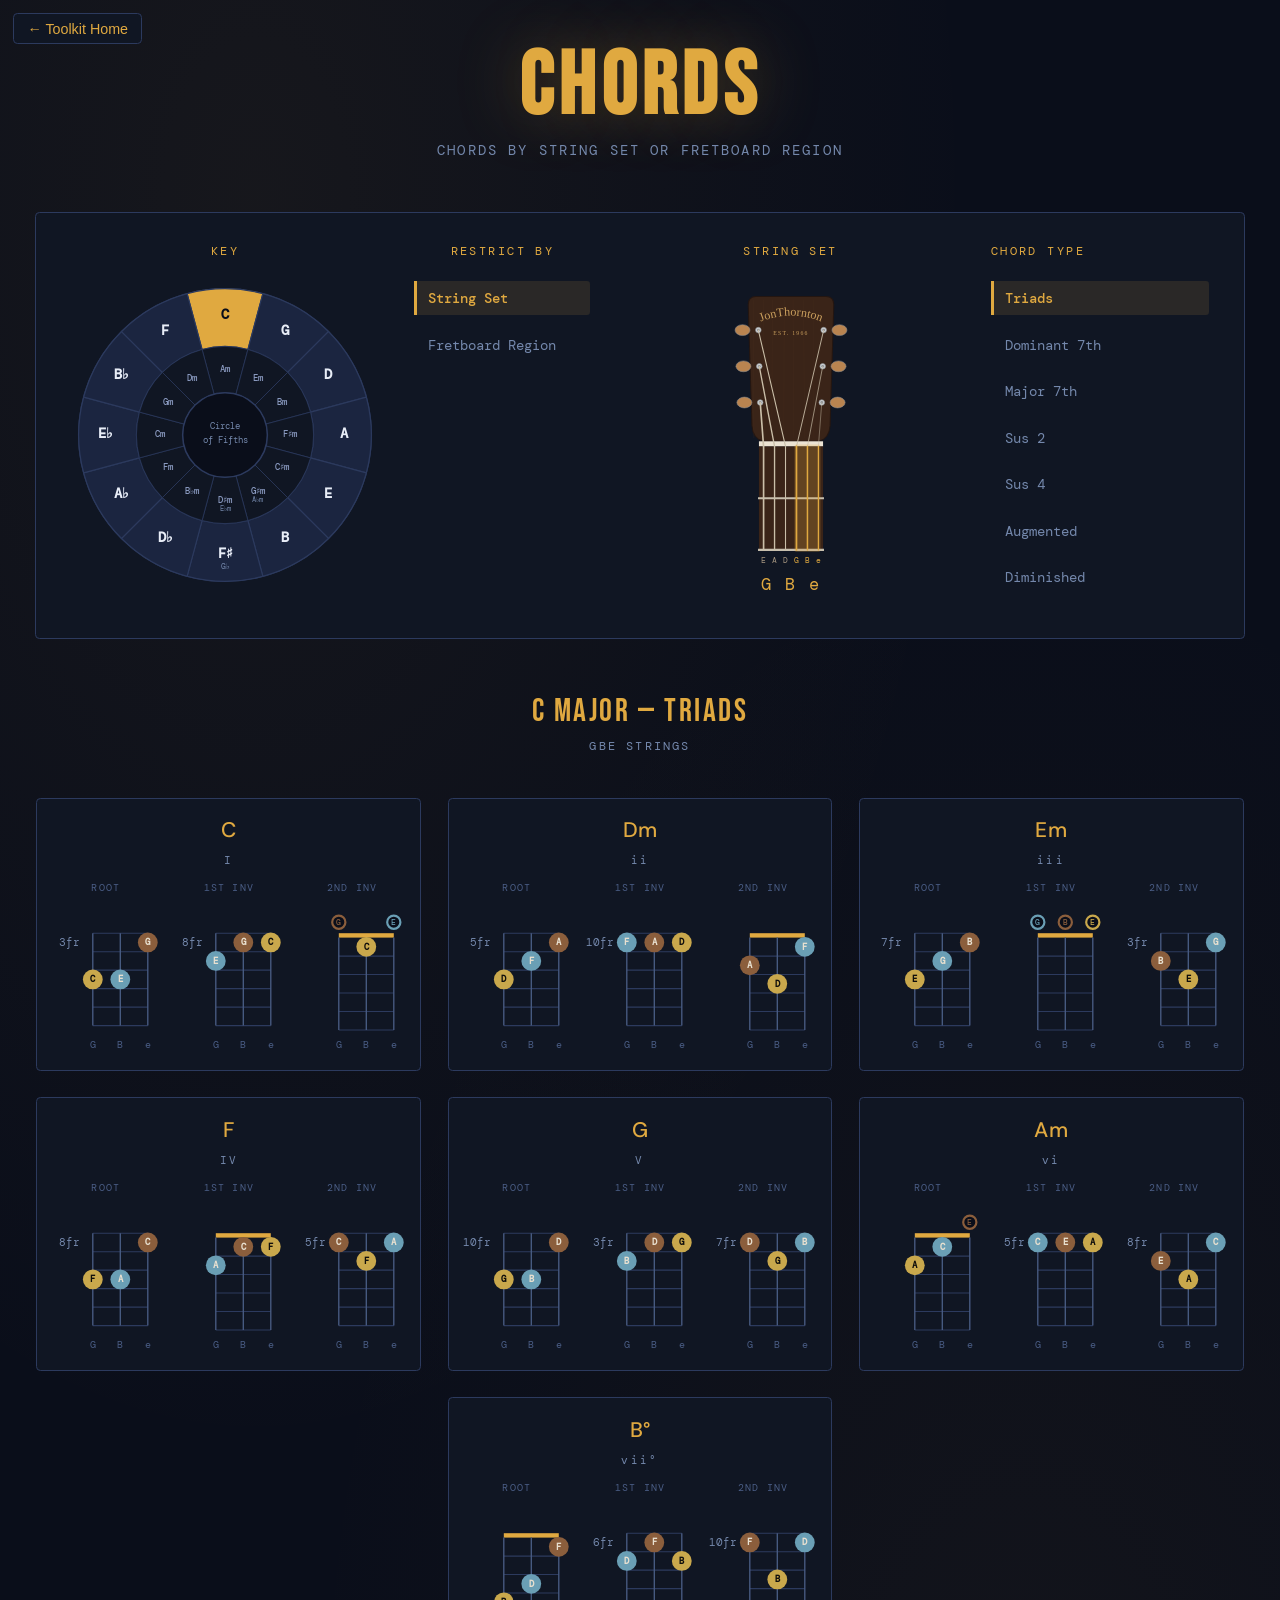
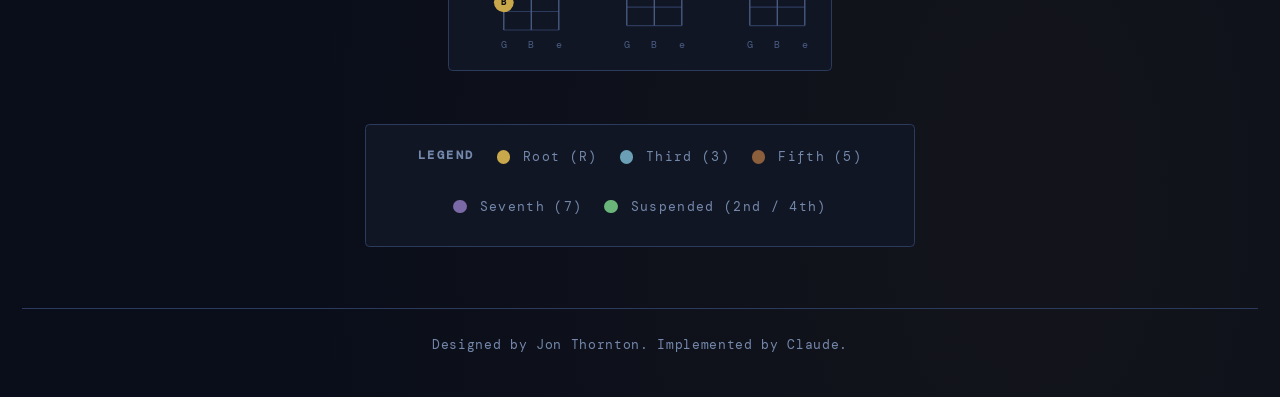
<file: chords.html>
<!DOCTYPE html>
<html lang="en">

<head>
  <meta charset="UTF-8">
  <meta name="viewport" content="width=device-width, initial-scale=1.0">
  <title>Chord Explorer — Chords by String Set or Fretboard Region</title>
  <meta name="description"
    content="Interactive guitar chord voicing finder. Pick a key on the circle of fifths and a chord type, then restrict the search by string set or by fretboard region.">
  <meta name="theme-color" content="#0a0e1a">
  <link rel="icon" type="image/svg+xml"
    href="data:image/svg+xml,%3Csvg xmlns='http://www.w3.org/2000/svg' viewBox='0 0 32 32'%3E%3Crect width='32' height='32' rx='6' fill='%230a0e1a'/%3E%3Cline x1='9' y1='6' x2='9' y2='26' stroke='%234a5d85' stroke-width='1.5'/%3E%3Cline x1='16' y1='6' x2='16' y2='26' stroke='%234a5d85' stroke-width='1.5'/%3E%3Cline x1='23' y1='6' x2='23' y2='26' stroke='%234a5d85' stroke-width='1.5'/%3E%3Cline x1='9' y1='8' x2='23' y2='8' stroke='%23223050' stroke-width='1.5'/%3E%3Cline x1='9' y1='16' x2='23' y2='16' stroke='%23223050' stroke-width='1.5'/%3E%3Cline x1='9' y1='24' x2='23' y2='24' stroke='%23223050' stroke-width='1.5'/%3E%3Ccircle cx='9' cy='12' r='2.6' fill='%23e0a940'/%3E%3Ccircle cx='16' cy='20' r='2.6' fill='%23e0a940'/%3E%3Ccircle cx='23' cy='8' r='2.6' fill='%23e0a940'/%3E%3C/svg%3E">
  <link
    href="https://fonts.googleapis.com/css2?family=Bebas+Neue&family=DM+Mono:wght@400;500&family=DM+Sans:wght@300;400;500&display=swap"
    rel="stylesheet">
  <link rel="stylesheet" href="theme.css">
  <style>
    html {
      zoom: 1.1;
    }

    body {
      display: flex;
      flex-direction: column;
      align-items: center;
      padding: 40px 20px;
      background-image:
        radial-gradient(ellipse at 20% 10%, rgba(224, 169, 64, 0.06) 0%, transparent 50%),
        radial-gradient(ellipse at 80% 90%, rgba(166, 122, 46, 0.06) 0%, transparent 50%);
    }

    .controls {
      display: flex;
      gap: 32px;
      flex-wrap: wrap;
      justify-content: center;
      margin-bottom: 48px;
      background: var(--surface);
      border: 1px solid var(--border);
      padding: 28px 32px;
      border-radius: 4px;
      width: 100%;
      max-width: 1100px;
    }

    .control-group {
      display: flex;
      flex-direction: column;
      gap: 8px;
      flex: 1;
      min-width: 140px;
    }

    .control-group.control-key {
      flex: 0 1 280px;
    }

    .control-group.control-mode {
      flex: 0 1 160px;
    }

    .control-group.control-restrict {
      flex: 0 1 300px;
    }

    .control-group.control-key label,
    .control-group.control-mode label,
    .control-group.control-restrict label {
      text-align: center;
    }

    .type-radios {
      display: flex;
      flex-direction: column;
    }

    .type-radios label {
      position: relative;
      display: flex;
      align-items: center;
      padding: 7px 10px;
      border-left: 3px solid transparent;
      border-radius: 0 3px 3px 0;
      color: var(--muted);
      font-family: 'DM Mono', monospace;
      font-size: 0.8rem;
      letter-spacing: normal;
      text-transform: none;
      cursor: pointer;
      -webkit-user-select: none;
      user-select: none;
      transition: color 0.15s ease, background-color 0.15s ease, border-color 0.15s ease;
    }

    .type-radios label:hover {
      color: var(--cream);
      background: rgba(255, 255, 255, 0.03);
    }

    .type-radios input[type="radio"] {
      position: absolute;
      opacity: 0;
      width: 0;
      height: 0;
      pointer-events: none;
    }

    .type-radios label:has(input:checked) {
      color: var(--amber);
      border-left-color: var(--amber);
      background: rgba(224, 169, 64, 0.12);
      font-weight: 500;
    }

    .type-radios label:has(input:focus-visible) {
      outline: 2px solid var(--amber);
      outline-offset: -2px;
    }

    #mode-label {
      text-align: center;
      font-family: 'DM Mono', monospace;
      font-size: 0.7rem;
      letter-spacing: 0.18em;
      text-transform: uppercase;
      color: var(--muted);
      margin-bottom: 40px;
    }

    /* Info affordance next to #key-label, shown only for chord types with no
       major/minor form of their own (dim/aug/sus2/sus4) — the tooltip
       explains that their roots still follow the selected mode's scale
       degrees even though the title omits "Major"/"Minor". */
    .key-info-icon {
      display: inline-flex;
      align-items: center;
      justify-content: center;
      width: 16px;
      height: 16px;
      border-radius: 50%;
      border: 1px solid var(--muted);
      color: var(--muted);
      font-family: 'DM Mono', monospace;
      font-size: 0.65rem;
      font-style: italic;
      vertical-align: middle;
      cursor: help;
      transition: color 0.15s ease, border-color 0.15s ease;
    }

    .key-info-icon:hover,
    .key-info-icon:focus-visible {
      color: var(--amber);
      border-color: var(--amber);
      outline: none;
    }

    .chord-inversion {
      font-family: 'DM Mono', monospace;
      font-size: 0.55rem;
      letter-spacing: 0.12em;
      color: #4a5d85;
      text-transform: uppercase;
    }

    /* Wide enough that four inversion-item diagrams (region mode) sit on one
       row instead of wrapping; still comfortably fits the three diagrams
       shown in string-set mode. */
    .chord-card {
      max-width: 500px;
    }

    .inversion-row {
      flex-wrap: wrap;
    }

    .legend {
      margin-top: 48px;
      background: var(--surface);
      border: 1px solid var(--border);
      padding: 20px 28px;
      border-radius: 4px;
      max-width: 500px;
      width: 100%;
    }

    .legend h3 {
      font-family: 'DM Mono', monospace;
      font-size: 0.7rem;
      letter-spacing: 0.2em;
      text-transform: uppercase;
      color: var(--muted);
      margin-bottom: 12px;
    }

    .legend-item {
      display: flex;
      align-items: center;
      gap: 12px;
      margin-bottom: 8px;
      font-family: 'DM Mono', monospace;
      font-size: 0.75rem;
      color: var(--muted);
    }

    .legend-dot {
      width: 12px;
      height: 12px;
      border-radius: 50%;
    }

    /* Fixed gold rather than var(--amber): these are fretboard note colors
       (must match drawTriadDiagram's roleColors in lib/triads.js exactly),
       not the site's UI accent — left unchanged by the theme. */
    .legend-dot.root {
      background: #c9a84c;
    }

    .legend-dot.third {
      background: #6a9fb5;
    }

    .legend-dot.fifth {
      background: #8b5e3c;
    }

    .legend-dot.seventh {
      background: #7b68a6;
    }

    .legend-dot.sus {
      background: #6ab57a;
    }

    /* ── Circle of fifths (key + mode selector) ──────────────────────────────── */

    .circle-container {
      display: flex;
      justify-content: center;
    }

    /* #circle-of-fifths, .circle-segment (base + major/minor hover/selected),
       and .circle-text are injected by lib/circle-of-fifths.js. */

    /* .string-picker and everything inside it are injected by
       lib/string-picker.js. .region-picker and everything inside it are
       injected by lib/region-picker.js. */
  </style>
</head>

<body>
  <a href="index.html" class="back-link">&larr; Toolkit Home</a>

  <header>
    <h1>Chords</h1>
    <p>Chords by string set or fretboard region</p>
  </header>

  <div class="controls">
    <div class="control-group control-key">
      <label>Key</label>
      <div class="circle-container" id="circle-of-fifths-mount"></div>
    </div>

    <div class="control-group control-mode">
      <label>Restrict By</label>
      <div class="type-radios" id="mode-radios">
        <label><input type="radio" name="restrict-mode" value="stringset" checked> String Set</label>
        <label><input type="radio" name="restrict-mode" value="region"> Fretboard Region</label>
      </div>
    </div>

    <div class="control-group control-restrict">
      <label id="restrict-widget-label">String Set</label>

      <div class="string-picker" id="stringset-control"></div>

      <div class="region-picker" id="region-control" style="display:none"></div>
    </div>

    <div class="control-group">
      <label>Chord Type</label>
      <div class="type-radios" id="type-radios">
        <label><input type="radio" name="chord-type" value="triad" checked> Triads</label>
        <label><input type="radio" name="chord-type" value="dom7"> Dominant 7th</label>
        <label><input type="radio" name="chord-type" value="maj7"> Major 7th</label>
        <label><input type="radio" name="chord-type" value="sus2"> Sus 2</label>
        <label><input type="radio" name="chord-type" value="sus4"> Sus 4</label>
        <label><input type="radio" name="chord-type" value="aug"> Augmented</label>
        <label><input type="radio" name="chord-type" value="dim"> Diminished</label>
      </div>
    </div>
  </div>

  <div id="key-label"></div>
  <div id="mode-label"></div>
  <div id="chord-row"></div>

  <div class="legend">
    <h3>Legend</h3>
    <div class="legend-item">
      <div class="legend-dot root"></div>
      <span>Root (R)</span>
    </div>
    <div class="legend-item">
      <div class="legend-dot third"></div>
      <span>Third (3)</span>
    </div>
    <div class="legend-item">
      <div class="legend-dot fifth"></div>
      <span>Fifth (5)</span>
    </div>
    <div class="legend-item">
      <div class="legend-dot seventh"></div>
      <span>Seventh (7)</span>
    </div>
    <div class="legend-item">
      <div class="legend-dot sus"></div>
      <span>Suspended (2nd / 4th)</span>
    </div>
  </div>

  <footer>Designed by Jon Thornton. Implemented by Claude.</footer>

  <script src="lib/svg-utils.js"></script>
  <script src="lib/theory.js"></script>
  <script src="lib/triads.js"></script>
  <script src="lib/circle-of-fifths.js"></script>
  <script src="lib/region-picker.js"></script>
  <script src="lib/string-picker.js"></script>
  <script>
    // ── Note helpers ──────────────────────────────────────────────────────────────
    // NOTES, LETTERS, LETTER_SEMITONE, and noteIndex() come from theory.js.
    // spellScale and chooseBestRoot come from lib/triads.js.

    // ── Circle of Fifths (Key + Mode selector) ───────────────────────────────────
    // KEYSTR_MAP comes from lib/triads.js.
    // MAJOR_KEYS, MINOR_KEYS, and renderCircleOfFifths come from circle-of-fifths.js.
    // getPosition, createArcPath, and createSVGElement come from svg-utils.js.

    let selectedKey = 'C';
    let selectedKeyType = 'major';

    function renderCircle() {
      renderCircleOfFifths({
        maxWidth: 280,
        selectedKey,
        selectedKeyType,
        onSelect: (name, type) => selectKey(name, type),
      });
    }

    function selectKey(keyName, keyType) {
      selectedKey = keyName;
      selectedKeyType = keyType;
      renderCircle();
      generate();
    }

    // ── Restrict-by mode toggle ───────────────────────────────────────────────────

    let restrictMode = 'stringset';

    document.querySelectorAll('input[name="restrict-mode"]').forEach(input => {
      input.addEventListener('change', (e) => {
        restrictMode = e.target.value;
        document.getElementById('stringset-control').style.display = restrictMode === 'stringset' ? '' : 'none';
        document.getElementById('region-control').style.display = restrictMode === 'region' ? '' : 'none';
        document.getElementById('restrict-widget-label').textContent =
          restrictMode === 'stringset' ? 'String Set' : 'Fretboard Region';
        generate();
      });
    });

    // ── String set picker (fretboard) ────────────────────────────────────────────
    // buildStringSetPicker comes from lib/string-picker.js.

    let selectedStringSet = 'GBe';

    buildStringSetPicker({
      onSelect: (key) => {
        selectedStringSet = key;
        generate();
      }
    });

    // ── Fret region picker ───────────────────────────────────────────────────────
    // REGIONS, buildRegionPicker, and paintRegionPicker come from
    // lib/region-picker.js.

    let selectedRegion = REGIONS[0];

    buildRegionPicker({
      align: 'center',
      neckMaxWidth: 300,
      onSelect: (region) => {
        selectedRegion = region;
        paintRegionPicker(selectedRegion);
        generate();
      }
    });
    paintRegionPicker(selectedRegion);

    // ── Scale / chord data ─────────────────────────────────────────────────────────
    // MAJOR_QUALITIES/MINOR_QUALITIES, ROMAN_MAJOR/ROMAN_MINOR, getKeyRoot,
    // getScaleChords, STRING_SETS, and TRIAD_INTERVALS come from lib/triads.js.

    // Shell voicings for 7th chords (R-3-7, omitting 5th)
    const MAJ7_INTERVALS = {
      maj: [0, 4, 11],  // root, major 3rd, major 7th (maj7)
      min: [0, 3, 10],  // root, minor 3rd, minor 7th (min7)
      dim: [0, 3, 9]    // root, minor 3rd, dim 7th (dim7 / half-dim uses m7)
    };

    const DOM7_INTERVALS = {
      maj: [0, 4, 10],  // root, major 3rd, minor 7th (dom7)
      min: [0, 3, 10],  // root, minor 3rd, minor 7th (min7)
      dim: [0, 3, 9]    // root, minor 3rd, diminished 7th (dim7)
    };

    // Sus chords replace the 3rd with a 2nd or 4th (quality is irrelevant)
    const SUS2_INTERVALS = { maj: [0, 2, 7], min: [0, 2, 7], dim: [0, 2, 7] };
    const SUS4_INTERVALS = { maj: [0, 5, 7], min: [0, 5, 7], dim: [0, 5, 7] };

    // spellChordTone comes from lib/triads.js.

    // Chosen once here so both voicing search strategies below (unconstrained
    // string-set search and region-constrained search) dispatch on chord type
    // identically instead of duplicating this table.
    function getChordIntervals(chordType, quality) {
      if (chordType === 'maj7') {
        return { intervals: MAJ7_INTERVALS[quality], roleNames: ['root', 'third', 'seventh'], letterOffsets: [0, 2, 6] };
      } else if (chordType === 'dom7') {
        return { intervals: DOM7_INTERVALS[quality], roleNames: ['root', 'third', 'seventh'], letterOffsets: [0, 2, 6] };
      } else if (chordType === 'sus2') {
        return { intervals: SUS2_INTERVALS[quality], roleNames: ['root', 'sus', 'fifth'], letterOffsets: [0, 1, 4] };
      } else if (chordType === 'sus4') {
        return { intervals: SUS4_INTERVALS[quality], roleNames: ['root', 'sus', 'fifth'], letterOffsets: [0, 3, 4] };
      } else if (chordType === 'dim') {
        return { intervals: [0, 3, 6], roleNames: ['root', 'third', 'fifth'], letterOffsets: [0, 2, 4] };   // root, minor 3rd, diminished 5th
      } else if (chordType === 'aug') {
        return { intervals: [0, 4, 8], roleNames: ['root', 'third', 'fifth'], letterOffsets: [0, 2, 4] };   // root, major 3rd, augmented 5th
      } else {
        return { intervals: TRIAD_INTERVALS[quality], roleNames: ['root', 'third', 'fifth'], letterOffsets: [0, 2, 4] };
      }
    }

    // ── Calculate triad voicing (unconstrained — single fixed string set) ───────────
    // Same tightest-span search chords.html uses: every note can be played at
    // its raw fret or an octave higher, and whichever combination gives the
    // smallest span wins (lowest position on ties).

    function calculateTriadVoicing(rootNote, quality, stringSet, inversion, chordType) {
      const ri = noteIndex(rootNote);
      const { intervals, roleNames, letterOffsets } = getChordIntervals(chordType, quality);
      const set = STRING_SETS[stringSet];

      const notes = intervals.map(iv => (ri + iv) % 12);
      const noteNames = intervals.map((iv, idx) =>
        spellChordTone(rootNote, letterOffsets[idx], (ri + iv) % 12));

      // Reorder based on inversion: Root R-3-5/7, First 3-5/7-R, Second 5/7-R-3
      // (rotateForInversion comes from lib/triads.js).
      const orderedNotes = rotateForInversion(notes, inversion);
      const orderedRoles = rotateForInversion(roleNames, inversion);
      const orderedNoteNames = rotateForInversion(noteNames, inversion);

      // Calculate fret for each string to produce the required note
      // (fretsFromOpenNotes comes from lib/triads.js).
      const frets = fretsFromOpenNotes(orderedNotes, set.openNotes);

      let bestFrets = null;
      let bestSpan = Infinity;
      let bestMin = Infinity;

      for (let mask = 0; mask < 8; mask++) {
        const adjusted = frets.map((f, i) => (mask & (1 << i)) ? f + 12 : f);
        const adjMin = Math.min(...adjusted);
        const adjMax = Math.max(...adjusted);
        const span = adjMax - adjMin;

        if (adjMin < 0 || adjMin > 12) continue; // keep the voicing in a playable position

        if (span < bestSpan || (span === bestSpan && adjMin < bestMin)) {
          bestFrets = adjusted;
          bestSpan = span;
          bestMin = adjMin;
        }
      }

      return {
        frets: bestFrets,
        stringLabels: set.labels,
        noteRoles: orderedRoles,
        noteNames: orderedNoteNames,
        inversion: inversion,
        inversionName: inversion === 0 ? 'Root' : inversion === 1 ? '1st Inv' : '2nd Inv'
      };
    }

    // ── Find chord voicing within a fret region (any string set) ────────────────────
    // Same overflow-tolerant search triad-position.html uses, generalized to
    // any chord type via getChordIntervals rather than always plain triads.
    // A voicing is accepted only if some octave placement of every chord tone
    // lands inside [regionLo, regionHi], or within MAX_FRET_OVERFLOW frets of
    // it — real voicings often straddle a region boundary since the regions
    // are an arbitrary chop of the neck into fixed 4-fret windows.

    const MAX_FRET_OVERFLOW = 1;

    function findChordVoicingInRegion(rootNote, quality, stringSet, inversion, chordType, regionLo, regionHi) {
      const ri = noteIndex(rootNote);
      const { intervals, roleNames, letterOffsets } = getChordIntervals(chordType, quality);
      const set = STRING_SETS[stringSet];

      const notes = intervals.map(iv => (ri + iv) % 12);
      const noteNames = intervals.map((iv, idx) =>
        spellChordTone(rootNote, letterOffsets[idx], (ri + iv) % 12));

      const orderedNotes = rotateForInversion(notes, inversion);
      const orderedRoles = rotateForInversion(roleNames, inversion);
      const orderedNoteNames = rotateForInversion(noteNames, inversion);

      const frets = fretsFromOpenNotes(orderedNotes, set.openNotes);

      let bestFrets = null;
      let bestOverflow = Infinity;
      let bestSpan = Infinity;
      let bestMin = Infinity;

      for (let mask = 0; mask < 8; mask++) {
        const adjusted = frets.map((f, i) => (mask & (1 << i)) ? f + 12 : f);

        const overflow = Math.max(...adjusted.map(f =>
          Math.max(0, regionLo - f) + Math.max(0, f - regionHi)));

        const nonZero = adjusted.filter(f => f > 0);
        const span = nonZero.length ? Math.max(...nonZero) - Math.min(...nonZero) : 0;
        const minF = nonZero.length ? Math.min(...nonZero) : 0;

        if (overflow < bestOverflow ||
          (overflow === bestOverflow && span < bestSpan) ||
          (overflow === bestOverflow && span === bestSpan && minF < bestMin)) {
          bestFrets = adjusted;
          bestOverflow = overflow;
          bestSpan = span;
          bestMin = minF;
        }
      }

      if (!bestFrets || bestOverflow > MAX_FRET_OVERFLOW) return null;

      return {
        frets: bestFrets,
        stringLabels: set.labels,
        noteRoles: orderedRoles,
        noteNames: orderedNoteNames,
        inversion: inversion,
        inversionName: inversion === 0 ? 'Root' : inversion === 1 ? '1st Inv' : '2nd Inv'
      };
    }

    // drawTriadDiagram and formatChordName come from lib/triads.js.

    // ── Generate ───────────────────────────────────────────────────────────────────

    function isDiatonicSusChord(chordRootPc, chordType, scalePcSet) {
      const intervals = chordType === 'sus2' ? [0, 2, 7] : [0, 5, 7];
      return intervals.every(iv => scalePcSet.has((chordRootPc + iv) % 12));
    }

    const ROMAN_NEUTRAL = ['I', 'II', 'III', 'IV', 'V', 'VI', 'VII'];
    const STRING_SET_ORDER = ['EAD', 'ADG', 'DGB', 'GBe'];

    function generate() {
      const chordType = document.querySelector('input[name="chord-type"]:checked').value;

      const keyStr = KEYSTR_MAP[selectedKey];
      const mode = selectedKeyType;

      const root = getKeyRoot(keyStr, mode);
      const scaleChords = getScaleChords(keyStr, mode);
      // Diminished, augmented, sus2, and sus4 chords don't have distinct
      // major/minor forms — the same interval shape is used regardless of a
      // scale degree's natural quality — so upper/lowercase numeral case
      // would be misleading and the Major/Minor label is omitted from the
      // title.
      const isModeInvariantType = chordType === 'dim' || chordType === 'aug' ||
        chordType === 'sus2' || chordType === 'sus4';
      const romans = isModeInvariantType ? ROMAN_NEUTRAL :
        mode === 'major' ? ROMAN_MAJOR : ROMAN_MINOR;

      const typeLabel = chordType === 'maj7' ? 'Major 7th Chords' :
        chordType === 'dom7' ? 'Dominant 7th Chords' :
          chordType === 'sus2' ? 'Sus 2 Chords' :
            chordType === 'sus4' ? 'Sus 4 Chords' :
              chordType === 'dim' ? 'Diminished Triads' :
                chordType === 'aug' ? 'Augmented Triads' : 'Triads';

      const modeLabel = isModeInvariantType ? '' :
        mode === 'major' ? 'Major' : mode === 'minor' ? 'Minor' : '';
      const titleText = modeLabel ? `${root} ${modeLabel} — ${typeLabel}` : `${root} — ${typeLabel}`;
      // These chord types have no major/minor form of their own, but their
      // roots are still drawn from the selected key's scale degrees — call
      // that out with an optional-read info icon rather than baking it into
      // the title text itself.
      const infoIconHTML = isModeInvariantType
        ? ` <span class="key-info-icon" tabindex="0" title="These chords don&#8217;t have major or minor forms, but their roots still follow the scale degrees of the selected key.">i</span>`
        : '';
      document.getElementById('key-label').innerHTML = titleText + infoIconHTML;

      const row = document.getElementById('chord-row');
      row.innerHTML = '';

      const scaleIntervals = mode === 'major' ? MAJOR_SCALE_INTERVALS : MINOR_SCALE_INTERVALS;
      const rootPc = noteIndex(root);
      const scalePcSet = new Set(scaleIntervals.map(iv => (rootPc + iv) % 12));
      const isSus = chordType === 'sus2' || chordType === 'sus4';

      if (restrictMode === 'stringset') {
        const stringSet = selectedStringSet;
        document.getElementById('mode-label').textContent = `${stringSet} strings`;

        scaleChords.forEach((chord, degree) => {
          const { note, quality } = chord;

          // Skip non-diatonic sus chords entirely
          if (isSus && !isDiatonicSusChord(noteIndex(note), chordType, scalePcSet)) return;

          const card = document.createElement('div');
          card.className = 'chord-card';
          card.style.animationDelay = `${degree * 0.06}s`;

          const displayName = formatChordName(note, quality, chordType);

          const inversionsHTML = [0, 1, 2].map(inv => {
            const voicing = calculateTriadVoicing(note, quality, stringSet, inv, chordType);
            return `
              <div class="inversion-item">
                <div class="chord-inversion">${voicing.inversionName}</div>
                ${drawTriadDiagram(voicing)}
              </div>
            `;
          }).join('');

          card.innerHTML = `
            <div class="chord-name">${displayName}</div>
            <div class="chord-numeral">${romans[degree]}</div>
            <div class="inversion-row">${inversionsHTML}</div>
          `;
          row.appendChild(card);
        });
      } else {
        const region = selectedRegion;
        document.getElementById('mode-label').textContent = `Frets ${region.lo}–${region.hi}`;

        let anyFound = false;

        // For every diatonic chord, always show all four string sets, in
        // string-set order — one fragment each, even when a string set has no
        // playable voicing in this region (drawTriadDiagram(null) renders that
        // fragment as an empty "No voicing" placeholder). When a string set
        // has more than one inversion that fits, keep whichever sits lowest.
        scaleChords.forEach((chord, degree) => {
          const { note, quality } = chord;

          if (isSus && !isDiatonicSusChord(noteIndex(note), chordType, scalePcSet)) return;

          const voicingsByStringSet = STRING_SET_ORDER.map(stringSet => {
            const candidates = [0, 1, 2]
              .map(inv => findChordVoicingInRegion(note, quality, stringSet, inv, chordType, region.lo, region.hi))
              .filter(Boolean);
            if (candidates.length === 0) return null;

            candidates.sort((a, b) => {
              const aMin = Math.min(...a.frets.filter(f => f > 0), Infinity);
              const bMin = Math.min(...b.frets.filter(f => f > 0), Infinity);
              if (aMin !== bMin) return aMin - bMin;
              return a.inversion - b.inversion;
            });
            return candidates[0];
          });

          if (voicingsByStringSet.every(v => !v)) return;
          anyFound = true;

          const card = document.createElement('div');
          card.className = 'chord-card';
          card.style.animationDelay = `${degree * 0.06}s`;

          const displayName = formatChordName(note, quality, chordType);

          const voicingsHTML = voicingsByStringSet.map(voicing => `
            <div class="inversion-item">
              <div class="chord-inversion">${voicing ? voicing.inversionName : ''}</div>
              ${drawTriadDiagram(voicing)}
            </div>
          `).join('');

          card.innerHTML = `
            <div class="chord-name">${displayName}</div>
            <div class="chord-numeral">${romans[degree]}</div>
            <div class="inversion-row">${voicingsHTML}</div>
          `;
          row.appendChild(card);
        });

        if (!anyFound) {
          row.innerHTML = `<div class="no-chord" style="width:auto;padding:24px 32px;">No ${typeLabel.toLowerCase()} from this key fall within the selected region.</div>`;
        }
      }
    }

    // ── Init ───────────────────────────────────────────────────────────────────────

    document.querySelectorAll('input[name="chord-type"]').forEach(input => {
      input.addEventListener('change', generate);
    });

    renderCircle();
    generate();
  </script>
</body>

</html>
</file>
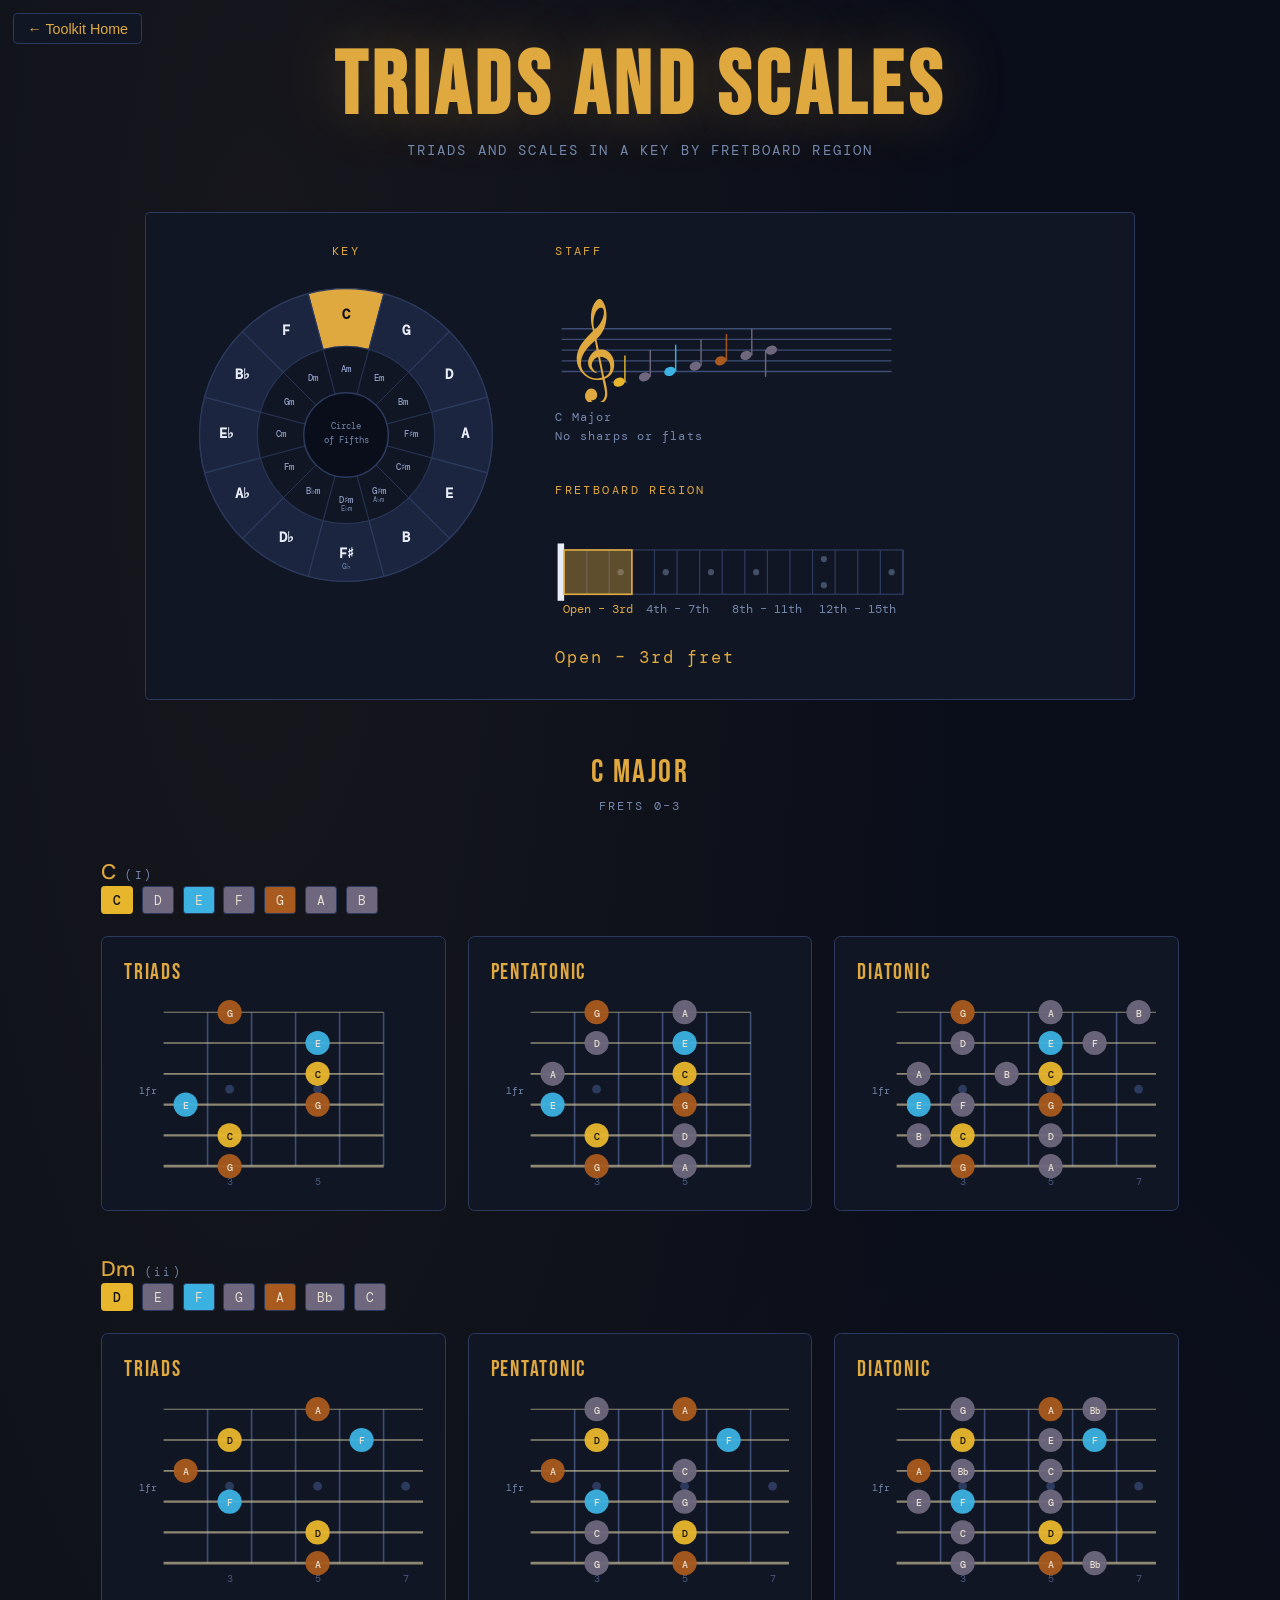
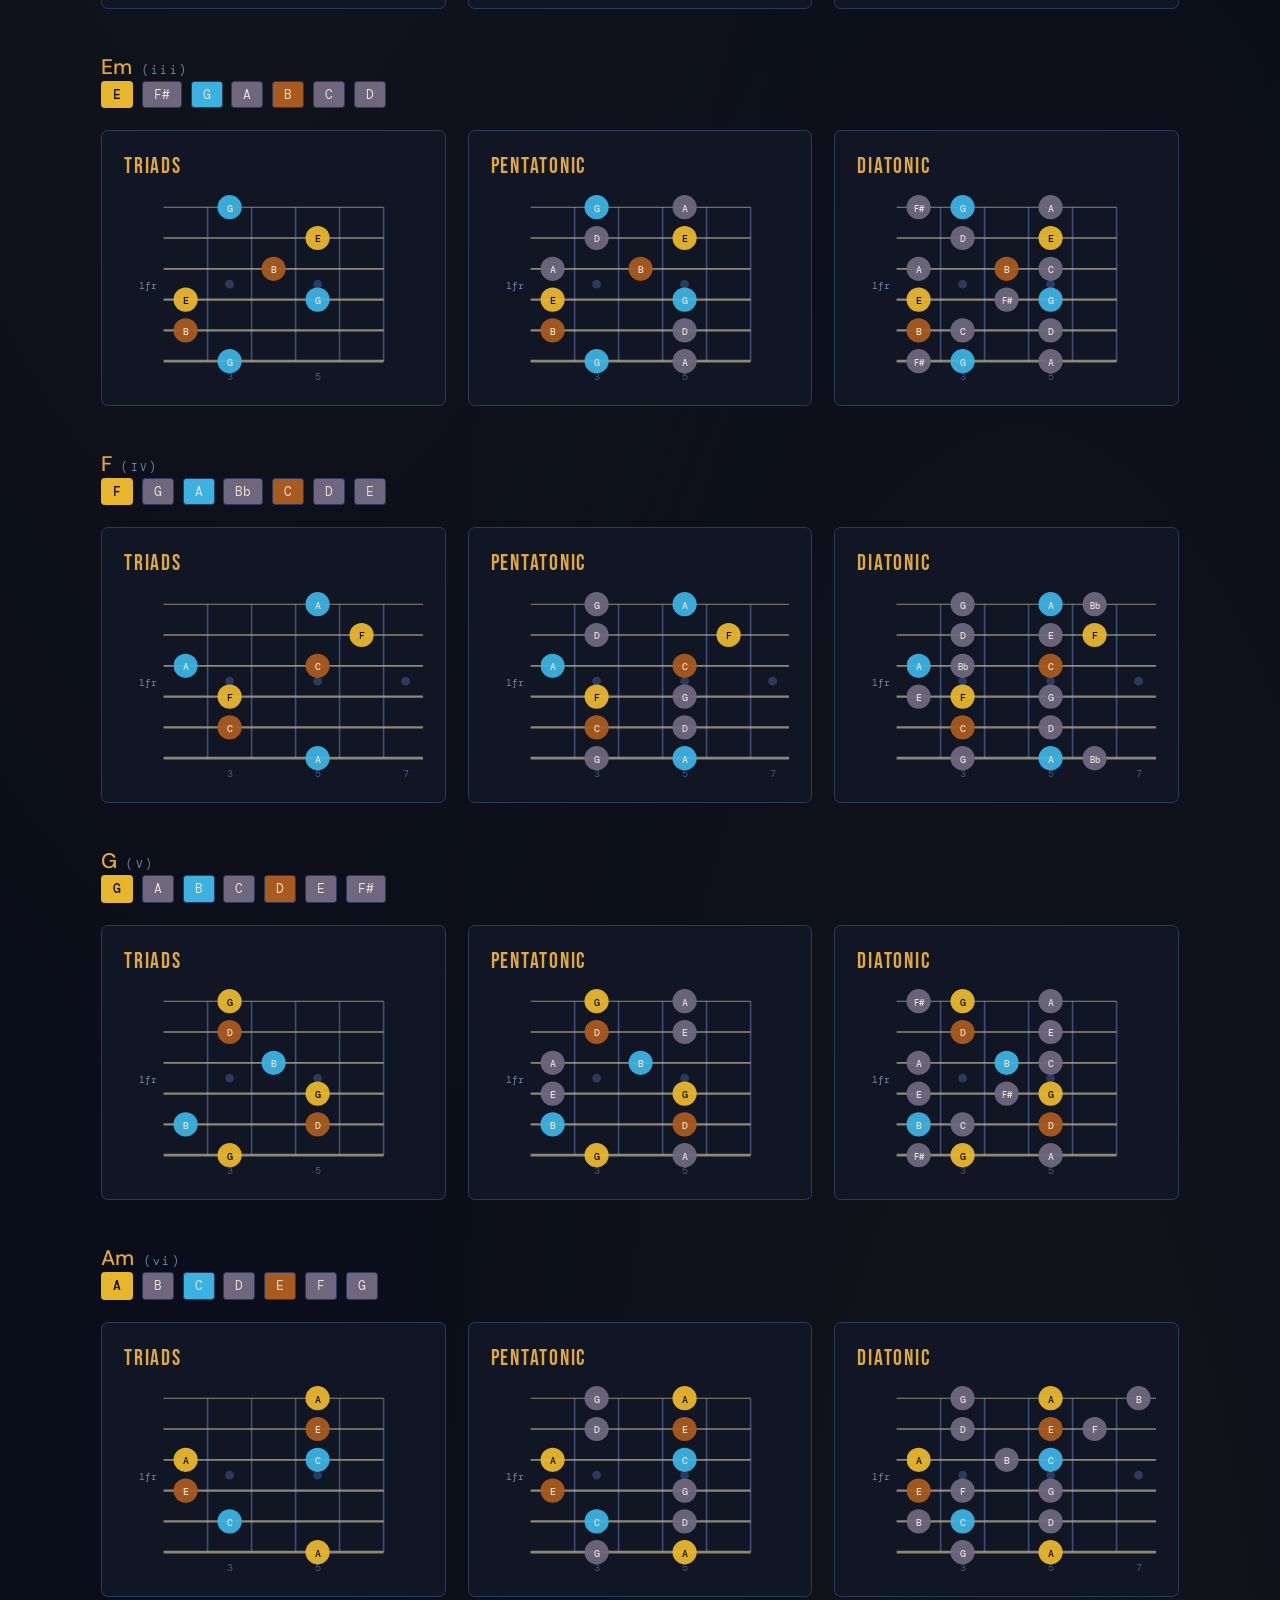
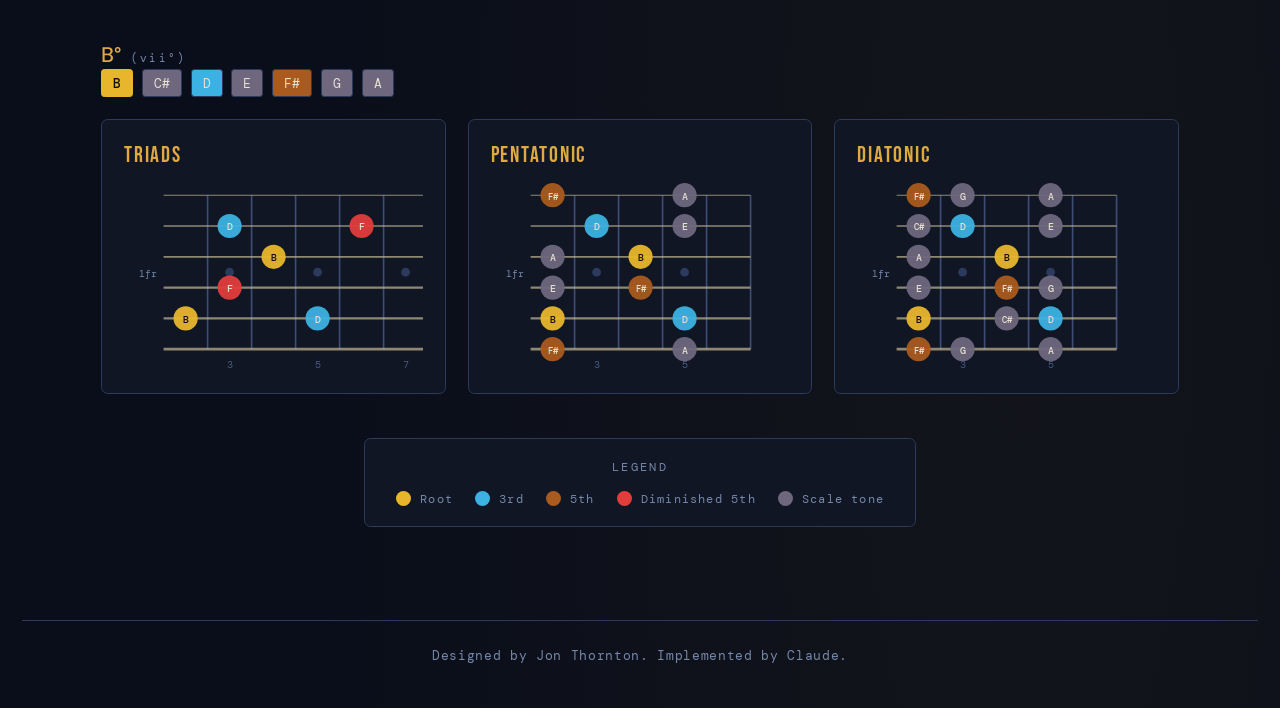
<file: triads.html>
<!DOCTYPE html>
<html lang="en">

<head>
  <meta charset="UTF-8">
  <meta name="viewport" content="width=device-width, initial-scale=1.0">
  <title>Triads and Scales by Position</title>
  <meta name="description" content="Find every diatonic triad's 1-3-5 triad shape in a key that falls within a chosen neighbourhood of the fretboard. Pick a key and a 4-fret region from the nut to the 15th fret, and see the CAGED-style arpeggio shape for each scale degree playable there.">
  <meta name="theme-color" content="#0a0e1a">
  <link rel="icon" type="image/svg+xml" href="data:image/svg+xml,%3Csvg xmlns='http://www.w3.org/2000/svg' viewBox='0 0 32 32'%3E%3Crect width='32' height='32' rx='6' fill='%230a0e1a'/%3E%3Cline x1='7' y1='24' x2='25' y2='8' stroke='%23223050' stroke-width='1.5'/%3E%3Ccircle cx='8' cy='23' r='2.6' fill='%23e0a940'/%3E%3Ccircle cx='16' cy='16' r='2.6' fill='%23e0a940'/%3E%3Ccircle cx='24' cy='9' r='2.6' fill='%23e0a940'/%3E%3C/svg%3E">
  <link href="https://fonts.googleapis.com/css2?family=Bebas+Neue&family=DM+Mono:wght@400;500&family=DM+Sans:wght@300;400;500&display=swap" rel="stylesheet">
  <link rel="stylesheet" href="theme.css">
  <style>
    html {
      zoom: 1.1;
    }

    body {
      display: flex;
      flex-direction: column;
      align-items: center;
      padding: 40px 20px;
      background-image:
        radial-gradient(ellipse at 20% 10%, rgba(224, 169, 64, 0.06) 0%, transparent 50%),
        radial-gradient(ellipse at 80% 90%, rgba(166, 122, 46, 0.06) 0%, transparent 50%);
    }

    /* footer's align-self:stretch (needed because this page's body is a
       centering flexbox) comes from theme.css. */

    .controls {
      display: grid;
      grid-template-columns: minmax(260px, 300px) minmax(280px, 1fr);
      grid-template-areas:
        "key   stave"
        "key   region";
      column-gap: 40px;
      row-gap: 32px;
      margin-bottom: 48px;
      background: var(--surface);
      border: 1px solid var(--border);
      padding: 28px 32px;
      border-radius: 4px;
      width: 100%;
      max-width: 900px;
    }

    @media (max-width: 700px) {
      .controls {
        grid-template-columns: 1fr;
        grid-template-areas:
          "key"
          "stave"
          "region";
      }
    }

    .control-group {
      display: flex;
      flex-direction: column;
      gap: 8px;
    }

    .control-group.control-key { grid-area: key; }
    .control-group.control-stave { grid-area: stave; }
    .control-group.control-region { grid-area: region; }

    .control-group.control-key label {
      text-align: center;
    }

    /* #key-label comes from theme.css (shared with chords.html).
       #region-label is page-specific (id). */

    #region-label {
      text-align: center;
      font-family: 'DM Mono', monospace;
      font-size: 0.7rem;
      letter-spacing: 0.18em;
      text-transform: uppercase;
      color: var(--muted);
      margin-bottom: 40px;
    }

    /* ── Per-degree arpeggio groups ───────────────────────────────────────────── */
    /* .shapes-grid, .diagram-card.shape-card, .shape-title, .fretboard-scroll,
       .chord-name, .chord-numeral, .notes-row, .note-badge, .legend-panel,
       .legend-title, .legend, .legend-item, .legend-dot, and .no-chord come
       from theme.css. */

    #arpeggio-groups {
      max-width: 980px;
      margin: 0 auto;
      width: 100%;
    }

    .arpeggio-group {
      margin-bottom: 40px;
      animation: fadeUp 0.4s ease both;
    }

    .arpeggio-group:last-child {
      margin-bottom: 0;
    }

    .arpeggio-group-header {
      margin-bottom: 16px;
    }

    .chord-title-row {
      display: flex;
      align-items: baseline;
      justify-content: flex-start;
      gap: 8px;
    }

    /* ── Circle of fifths (key selector) ─────────────────────────────────────── */

    .circle-container {
      display: flex;
      justify-content: center;
    }

    /* #circle-of-fifths, .circle-segment (base + major/minor hover/selected),
       and .circle-text are injected by lib/circle-of-fifths.js. */

    /* .region-picker and everything inside it are injected by
       lib/region-picker.js. */
  </style>
</head>

<body>
  <a href="index.html" class="back-link">&larr; Toolkit Home</a>

  <header>
    <h1>Triads and Scales</h1>
    <p>Triads and scales in a key by fretboard region</p>
  </header>

  <div class="controls">
    <div class="control-group control-key">
      <label>Key</label>
      <div class="circle-container" id="circle-of-fifths-mount"></div>
    </div>
    <div class="control-group control-stave">
      <label>Staff</label>
      <div class="stave-container" id="stave-mount"></div>
    </div>
    <div class="control-group control-region">
      <label>Fretboard Region</label>
      <div class="region-picker" id="region-control"></div>
    </div>
  </div>

  <div id="key-label"></div>
  <div id="region-label"></div>
  <div id="arpeggio-groups"></div>

  <!-- Colors match DEGREE_COLORS/DEFAULT_TONE_COLOR below exactly — these
       are the same fretboard note colors the shape diagrams themselves use. -->
  <div class="legend-panel">
    <div class="legend-title">Legend</div>
    <div class="legend">
      <div class="legend-item"><div class="legend-dot" style="background:#e8b62d"></div>Root</div>
      <div class="legend-item"><div class="legend-dot" style="background:#3cb2e3"></div>3rd</div>
      <div class="legend-item"><div class="legend-dot" style="background:#a95a1e"></div>5th</div>
      <div class="legend-item"><div class="legend-dot" style="background:#e33c3c"></div>Diminished 5th</div>
      <div class="legend-item"><div class="legend-dot" style="background:#6e677e"></div>Scale tone</div>
    </div>
  </div>

  <footer>Designed by Jon Thornton. Implemented by Claude.</footer>

  <script src="lib/svg-utils.js"></script>
  <script src="lib/theory.js"></script>
  <script src="lib/triads.js"></script>
  <script src="lib/circle-of-fifths.js"></script>
  <script src="lib/stave.js"></script>
  <script src="lib/region-picker.js"></script>
  <script src="lib/fretboard.js"></script>
  <script>
    // ── Note helpers ──────────────────────────────────────────────────────────────
    // NOTES, LETTERS, LETTER_SEMITONE, and noteIndex come from theory.js.
    // spellChordTone, TRIAD_INTERVALS, KEYSTR_MAP, getKeyRoot, getScaleChords,
    // MAJOR_QUALITIES/MINOR_QUALITIES, ROMAN_MAJOR/ROMAN_MINOR, and
    // formatChordName come from lib/triads.js. pentatonicBoxes,
    // addOutOfBoxNote, diatonicBoxFromPentatonicBox, fillWindow,
    // finalizeShape, and renderShape come from lib/fretboard.js.

    // ── Circle of Fifths (Key selector) ──────────────────────────────────────────

    let selectedKey = 'C';
    let selectedKeyType = 'major';

    function renderCircle() {
      renderCircleOfFifths({
        maxWidth: 280,
        selectedKey,
        selectedKeyType,
        onSelect: (name, type) => selectKey(name, type),
        onHover: (name, type) => renderStave(name, type),
        onHoverEnd: () => renderStave(selectedKey, selectedKeyType),
      });
    }

    function selectKey(keyName, keyType) {
      selectedKey = keyName;
      selectedKeyType = keyType;
      renderCircle();
      renderStave(keyName, keyType);
      generate();
    }

    // ── Staff ──────────────────────────────────────────────────────────────────
    // ROOT_SPELLING_MAJOR/MINOR, buildDiatonicScale, formatSpelledNote,
    // absoluteStaffStep, and getKeySignature come from theory.js.
    // renderMusicStave (and the stepY/drawLedgerLines it uses internally)
    // comes from lib/stave.js, which calls back into this page's own
    // degreeColor(index, degreeNames) (defined above) to color each notehead
    // exactly like the shape diagrams' dots.

    // Octave-assigned notes for the selected key's own plain diatonic scale
    // (major/Ionian or natural minor/Aeolian) — same octave-tracking
    // algorithm modes.html/scales.html use for their own staves: start the
    // tonic at octave 4 and bump the octave whenever the diatonic letter
    // sequence wraps around (e.g. B -> C).
    function keyStaffNotes(keyName, keyType) {
      const table = keyType === 'minor' ? ROOT_SPELLING_MINOR : ROOT_SPELLING_MAJOR;
      const [letter, accidental] = table[keyName];
      const formula = keyType === 'minor' ? MINOR_SCALE_INTERVALS : MAJOR_SCALE_INTERVALS;
      const diatonic = buildDiatonicScale(letter, accidental, formula);

      let octave = 4;
      let prevLetterIdx = null;
      return diatonic.map(entry => {
        const letterIdx = LETTER_INDEX[entry.letter];
        if (prevLetterIdx !== null && letterIdx < prevLetterIdx) octave++;
        prevLetterIdx = letterIdx;
        return {
          letter: entry.letter,
          accidental: entry.accidental,
          octave,
          name: formatSpelledNote(entry),
          step: absoluteStaffStep(entry.letter, octave),
        };
      });
    }

    function renderStave(keyName, keyType) {
      const sig = getKeySignature(keyName, keyType);
      const notes = keyStaffNotes(keyName, keyType);
      const scaleIntervals = keyType === 'minor' ? MINOR_SCALE_INTERVALS : MAJOR_SCALE_INTERVALS;
      const degreeNames = scaleIntervals.map(iv => SEMITONE_DEGREE_NAMES[iv]);

      renderMusicStave({
        sig,
        notes,
        degreeNames,
        getLabelLines: () => {
          const symbol = sig.type === 'sharp' ? '♯' : '♭';
          const count = sig.letters.length;
          const sigLine = count === 0 ? 'No sharps or flats'
            : `${count} ${sig.type}${count > 1 ? 's' : ''}: ${sig.letters.map(l => l + symbol).join(' ')}`;
          const modeLabel = keyType === 'major' ? 'Major' : 'Minor';
          return [`${sig.tonicName} ${modeLabel}`, sigLine];
        },
      });
    }

    // ── Fret region picker ───────────────────────────────────────────────────────
    // REGIONS, buildRegionPicker, and paintRegionPicker come from
    // lib/region-picker.js.

    let selectedRegion = REGIONS[0];

    buildRegionPicker({
      onSelect: (region) => {
        selectedRegion = region;
        paintRegionPicker(selectedRegion);
        generate();
      }
    });
    paintRegionPicker(selectedRegion);

    // ── Scale-tone colors ────────────────────────────────────────────────────────
    // Mirrors scales.html's Triad-type palette exactly (same visual language
    // for "fretboard note colours"), plus 'b5' for the diminished degrees
    // (vii° in a major key, ii° in a minor key) that scales.html's own
    // single-quality Triad type never needs to show. Every other scale
    // degree (2, 4, 6, 7, and their flat variants) falls through to
    // DEFAULT_TONE_COLOR — the pentatonic/diatonic views need those too,
    // the arpeggio (root/3rd/5th only) never does.
    const DEGREE_COLORS = {
      'Root': '#e8b62d',
      '3':    '#3cb2e3',
      'b3':   '#3cb2e3',
      '5':    '#a95a1e',
      'b5':   '#e33c3c',
    };
    const DEFAULT_TONE_COLOR = '#6e677e';

    function degreeColor(index, degreeNames) {
      return DEGREE_COLORS[degreeNames[index]] || DEFAULT_TONE_COLOR;
    }

    // Semitone distance from a scale's own root -> that degree's name, e.g.
    // interval 3 is always "b3" regardless of which scale it's part of.
    // Lets arpeggio/pentatonic/diatonic all derive degree names generically
    // from their interval formulas instead of needing one lookup table per
    // scale type.
    const SEMITONE_DEGREE_NAMES =
      ['Root', 'b2', '2', 'b3', '3', '4', 'b5', '5', 'b6', '6', 'b7', '7'];

    // Pitch classes, correctly-spelled note names, and the noteInfo lookup
    // finalizeShape()/makeDot() expect, for a scale built from `rootNote`
    // with the given chromatic interval formula. letterOffsets says how many
    // letters up the musical alphabet each interval's spelling should land
    // (0,2,4 for a triad's R-3-5; 0,1,2,4,5 for a major pentatonic's
    // R-2-3-5-6, skipping the 4th and 7th; etc).
    function buildScaleNoteInfo(rootNote, intervals, letterOffsets) {
      const rootPc = noteIndex(rootNote);
      const chromaticNotes = intervals.map(iv => NOTES[(rootPc + iv) % 12]);
      const spelledNames = intervals.map((iv, idx) =>
        spellChordTone(rootNote, letterOffsets[idx], (rootPc + iv) % 12));
      const degreeNames = intervals.map(iv => SEMITONE_DEGREE_NAMES[iv]);

      const noteInfo = {};
      chromaticNotes.forEach((note, i) => {
        noteInfo[note] = {
          note: spelledNames[i],
          isRoot: i === 0,
          color: degreeColor(i, degreeNames),
        };
      });

      return { rootPc, chromaticNotes, noteInfo };
    }

    const PENTATONIC_INTERVALS = { maj: [0, 2, 4, 7, 9], min: [0, 3, 5, 7, 10] };
    const PENTATONIC_LETTER_OFFSETS = { maj: [0, 1, 2, 4, 5], min: [0, 2, 3, 4, 6] };

    const DIATONIC_INTERVALS = { maj: MAJOR_SCALE_INTERVALS, min: MINOR_SCALE_INTERVALS };
    const DIATONIC_LETTER_OFFSETS = [0, 1, 2, 3, 4, 5, 6];

    // ── Arpeggio shapes ───────────────────────────────────────────────────────────

    // The five CAGED-box 1-3-5 arpeggio shapes for one chord root — the same
    // positional system scales.html uses for its Triad type, just built for
    // a single scale degree's root/quality rather than the whole key's tonic.
    // Returns the shapes alongside the chromaticNotes/noteInfo they were
    // built from, so a caller that needs a fallback position outside the
    // five canonical boxes (findWindowScale) can reuse the same note info.
    //
    // Takes the same pre-computed `boxes` (pentatonicBoxes(rootPc, isMajor))
    // that computePentatonicShapes/computeDiatonicShapes are given for this
    // degree, and forces every shape's anchor to that box's own anchor
    // (rather than letting finalizeShape derive it from whichever notes
    // survived the arpeggio's own sparser 3-note filter). Without this, a
    // box whose string-0 note isn't one of the triad's three tones would
    // report a different — often higher — anchor than its sibling
    // pentatonic/diatonic shapes at the very same box index, even though
    // all three represent the same physical hand position.
    //
    // A diminished triad's 5th (b5) is a tritone from the root, so — like
    // scales.html's blues b5 — it's never one of the minor-pentatonic box's
    // own notes and a plain box-filter would silently drop it.
    // addOutOfBoxNote (fretboard.js) reaches for it the same way blues does:
    // root and b3 come from the box directly, b5 is added afterward.
    function computeArpeggioShapes(rootNote, quality, boxes) {
      const { chromaticNotes, noteInfo } =
        buildScaleNoteInfo(rootNote, TRIAD_INTERVALS[quality], [0, 2, 4]);

      const shapes = boxes.map((box, idx) => {
        let frets = box.frets.map((stringFrets, s) =>
          stringFrets.filter(f => chromaticNotes.includes(getFretNote(s, f))));
        if (quality === 'dim') frets = addOutOfBoxNote(frets, chromaticNotes[2]);
        return finalizeShape(frets, noteInfo, idx, box.anchor);
      });
      return { shapes, chromaticNotes, noteInfo };
    }

    // The five CAGED-box shapes for the pentatonic scale matching a chord's
    // own quality — major pentatonic for a major-quality degree, minor
    // pentatonic for minor or diminished (both already anchor on the same
    // minor-pentatonic box the arpeggio itself uses for those qualities).
    function computePentatonicShapes(rootNote, quality, boxes) {
      const pentQuality = quality === 'maj' ? 'maj' : 'min';
      const { chromaticNotes, noteInfo } = buildScaleNoteInfo(
        rootNote, PENTATONIC_INTERVALS[pentQuality], PENTATONIC_LETTER_OFFSETS[pentQuality]);
      const shapes = boxes.map((box, idx) => finalizeShape(box.frets, noteInfo, idx, box.anchor));
      return { shapes, chromaticNotes, noteInfo };
    }

    // The five CAGED-box shapes for this chord root's own 7-note diatonic
    // scale — major (Ionian) for a major-quality degree, natural minor
    // (Aeolian) for minor or diminished — matching the same root+quality
    // basis the Arpeggio and Pentatonic cards already use, rather than the
    // parent key's own mode at this degree. The two aren't always the same
    // set of notes: e.g. for the IV chord of A major (D major), the parent
    // key's own mode is D Lydian (G#, borrowed from A major's own 7th
    // degree), while D's own major scale has a natural G. Building each
    // view from the chord's own root+quality keeps all three cards for a
    // degree consistent instead of only the 7-note view drifting.
    function computeDiatonicShapes(rootNote, quality, boxes) {
      const scaleQuality = quality === 'maj' ? 'maj' : 'min';
      const { chromaticNotes, noteInfo } = buildScaleNoteInfo(
        rootNote, DIATONIC_INTERVALS[scaleQuality], DIATONIC_LETTER_OFFSETS);
      const shapes = boxes.map((box, idx) =>
        finalizeShape(diatonicBoxFromPentatonicBox(chromaticNotes, box), noteInfo, idx, box.anchor));
      return { shapes, chromaticNotes, noteInfo };
    }

    // Among the given shapes, returns the index of whichever one best fits
    // the region — the one with the least overhang beyond the region's own
    // fret bounds. Zero overhang means the shape sits entirely inside the
    // region, which always wins outright; short of that, the shape that
    // sticks out the least is preferred. A region can legitimately overlap
    // more than one of the five box positions (their spans aren't
    // disjoint), but showing several near-duplicate shapes for the same
    // degree is just clutter — this always resolves to a single best
    // candidate. Returns -1 if none of the shapes overlap the region's fret
    // range at all. Returning the index (rather than the shape itself) lets
    // the caller pick the matching pentatonic/diatonic shape at the exact
    // same box position, so all three views of a degree line up.
    function bestFitIndexInRegion(shapes, region) {
      let bestIdx = -1, bestOverflow = Infinity;
      shapes.forEach((shape, i) => {
        const overlaps = shape.maxFret >= region.lo && shape.minFret <= region.hi;
        if (!overlaps) return;
        const overflow = Math.max(0, region.lo - shape.minFret) + Math.max(0, shape.maxFret - region.hi);
        if (overflow < bestOverflow) { bestOverflow = overflow; bestIdx = i; }
      });
      return bestIdx;
    }

    // Falls back to a direct scan of every fret in [lo, hi] on every string
    // (fillWindow, from fretboard.js) rather than one of the five canonical
    // CAGED positions. Used for the Open region specifically: since
    // pentatonicBoxesForRoot deliberately never anchors a position at the
    // open string (see its own comment in fretboard.js), some roots have no
    // box position at all inside frets 0–3, even though a scale's notes are
    // plainly playable there. Works for any note set (arpeggio, pentatonic,
    // or diatonic) — chromaticNotes/noteInfo come from whichever of
    // buildScaleNoteInfo()/computeDiatonicShapes()'s own note-info building
    // the caller needs. Returns null if the scale genuinely has no notes
    // anywhere in [lo, hi] on any string.
    function findWindowScale(chromaticNotes, noteInfo, lo, hi) {
      const frets = fillWindow(chromaticNotes, lo, hi);
      if (!frets.some(stringFrets => stringFrets.length > 0)) return null;
      return finalizeShape(frets, noteInfo, 0);
    }

    // ── Generate ───────────────────────────────────────────────────────────────────

    function generate() {
      const keyStr = KEYSTR_MAP[selectedKey];
      const mode = selectedKeyType;
      const region = selectedRegion;

      const root = getKeyRoot(keyStr, mode);
      const scaleChords = getScaleChords(keyStr, mode);
      const romans = mode === 'major' ? ROMAN_MAJOR : ROMAN_MINOR;
      const modeLabel = mode === 'major' ? 'Major' : 'Minor';

      document.getElementById('key-label').textContent = `${root} ${modeLabel}`;
      document.getElementById('region-label').textContent =
        `Frets ${region.lo}–${region.hi}`;

      const container = document.getElementById('arpeggio-groups');
      container.innerHTML = '';

      let anyFound = false;

      // For every diatonic triad, keep whichever of its five CAGED-box
      // positions best fits the selected region (bestFitIndexInRegion),
      // then read the pentatonic and diatonic shapes off that exact same
      // box index, so all three views land on the same physical position.
      // If none overlap the region at all (most common for the Open region
      // — see findWindowScale), fall back to a direct scan of the region
      // itself for all three views; if even that finds nothing playable
      // there, fall back further to whichever canonical position sits
      // closest to the region, clearly labeled as an approximation. Only a
      // degree with literally no notes anywhere near the region is left out.
      scaleChords.forEach((chord, degree) => {
        const { note, quality } = chord;

        // Same five boxes underlie all three views of this degree — computing
        // them once and threading them through keeps every view's anchor
        // pinned to the same physical position (see computeArpeggioShapes).
        const boxes = pentatonicBoxes(noteIndex(note), quality === 'maj');
        const arpeggio = computeArpeggioShapes(note, quality, boxes);
        const pentatonic = computePentatonicShapes(note, quality, boxes);
        const diatonic = computeDiatonicShapes(note, quality, boxes);

        let views = null;

        const bestIdx = bestFitIndexInRegion(arpeggio.shapes, region);
        if (bestIdx >= 0) {
          const a = arpeggio.shapes[bestIdx];
          views = {
            arpeggioShape: a,
            pentatonicShape: pentatonic.shapes[bestIdx],
            diatonicShape: diatonic.shapes[bestIdx],
          };
        }

        if (!views && region.lo === 0) {
          const windowArpeggio = findWindowScale(arpeggio.chromaticNotes, arpeggio.noteInfo, region.lo, region.hi);
          if (windowArpeggio) {
            // Pentatonic/diatonic have more notes than the arpeggio, so
            // their own window scan should essentially always find
            // something too — the arpeggio's own shape is just a defensive
            // fallback for the (practically unreachable) case it doesn't.
            const windowPentatonic = findWindowScale(pentatonic.chromaticNotes, pentatonic.noteInfo, region.lo, region.hi);
            const windowDiatonic = findWindowScale(diatonic.chromaticNotes, diatonic.noteInfo, region.lo, region.hi);

            views = {
              arpeggioShape: windowArpeggio,
              pentatonicShape: windowPentatonic || windowArpeggio,
              diatonicShape: windowDiatonic || windowArpeggio,
            };
          }
        }

        if (!views) {
          // None of the five positions overlap the region at all (checked
          // by bestFitIndexInRegion above) — of those, pick whichever's
          // fret range sits closest to the region's own bounds, and read
          // pentatonic/diatonic off that same box index.
          let closestIdx = -1, closestGap = Infinity;
          arpeggio.shapes.forEach((shape, i) => {
            const gap = shape.maxFret < region.lo ? region.lo - shape.maxFret : shape.minFret - region.hi;
            if (gap < closestGap) { closestGap = gap; closestIdx = i; }
          });
          if (closestIdx >= 0) {
            const a = arpeggio.shapes[closestIdx];
            views = {
              arpeggioShape: a,
              pentatonicShape: pentatonic.shapes[closestIdx],
              diatonicShape: diatonic.shapes[closestIdx],
            };
          }
        }

        if (!views) return;
        anyFound = true;

        const displayName = formatChordName(note, quality);

        // Note-row badges for this degree's own 7-note diatonic scale (the
        // same notes as the Diatonic card), in the same style as
        // scales.html's per-scale note badges — colored to match the
        // fretboard dots (diatonic.noteInfo) and titled with each note's
        // scale-degree name.
        const diatonicScaleQuality = quality === 'maj' ? 'maj' : 'min';
        const diatonicDegreeNames = DIATONIC_INTERVALS[diatonicScaleQuality].map(iv => SEMITONE_DEGREE_NAMES[iv]);
        const noteBadgesHTML = buildNoteBadgesHTML(
          diatonic.chromaticNotes.map((chromaticNote, i) => ({
            name: diatonic.noteInfo[chromaticNote].note,
            color: diatonic.noteInfo[chromaticNote].color,
            title: diatonicDegreeNames[i],
          }))
        );

        const group = document.createElement('div');
        group.className = 'arpeggio-group';
        group.style.animationDelay = `${degree * 0.06}s`;

        const cards = [
          { title: 'Triads', shape: views.arpeggioShape },
          { title: 'Pentatonic', shape: views.pentatonicShape },
          { title: 'Diatonic', shape: views.diatonicShape },
        ];
        const shapesHTML = cards.map(({ title, shape }) => `
          <div class="diagram-card shape-card">
            <div class="shape-title">${title}</div>
            <div class="fretboard-scroll">${renderShape(shape)}</div>
          </div>
        `).join('');

        group.innerHTML = `
          <div class="arpeggio-group-header">
            <div class="chord-title-row">
              <div class="chord-name">${displayName}</div>
              <div class="chord-numeral">(${romans[degree]})</div>
            </div>
            <div class="notes-row">${noteBadgesHTML}</div>
          </div>
          <div class="shapes-grid">${shapesHTML}</div>
        `;
        container.appendChild(group);
      });

      if (!anyFound) {
        container.innerHTML = `<div class="no-chord" style="width:auto;padding:24px 32px;">No arpeggios from this key fall within the selected region.</div>`;
      }
    }

    // ── Init ───────────────────────────────────────────────────────────────────────

    renderCircle();
    renderStave(selectedKey, selectedKeyType);
    generate();
  </script>
</body>

</html>
</file>
<file: theme.css>
/* Shared design system for chords.html, modes.html, scales.html, and
   triads.html: color palette, base reset, header/footer chrome, the
   "back to home" link, the pill-style radio control used by the key/type/mode
   selectors, the diagram/output display shared by modes.html and scales.html,
   and the chord-card widgets shared by chords.html and triads.html. The
   circle-of-fifths, stave, region-picker, and string-picker widgets carry
   their own CSS instead, injected by their own lib/*.js file — this file
   only keeps the thin .circle-container/.stave-container layout wrappers
   around them. */

:root {
  --bg: #0a0e1a;
  --surface: #101623;
  --surface2: #1b2540;
  --border: #2c3a5e;
  --amber: #e0a940;
  --amber-dim: #a67a2e;
  --cream: #e8edf7;
  --muted: #7488ac;
}

* { box-sizing: border-box; margin: 0; padding: 0; }

body {
  background: var(--bg);
  color: var(--cream);
  font-family: 'DM Sans', sans-serif;
  min-height: 100vh;
  padding: 40px 24px 80px;
}

header {
  text-align: center;
  margin-bottom: 48px;
}

header h1 {
  font-family: 'Bebas Neue', sans-serif;
  font-size: clamp(42px, 8vw, 80px);
  letter-spacing: 0.06em;
  color: var(--amber);
  line-height: 1;
  text-shadow: 0 0 60px rgba(224,169,64,0.3);
}

header p {
  color: var(--muted);
  font-family: 'DM Mono', monospace;
  font-size: 13px;
  letter-spacing: 0.15em;
  text-transform: uppercase;
  margin-top: 8px;
}

footer {
  text-align: center;
  color: var(--muted);
  font-family: 'DM Mono', monospace;
  font-size: 12px;
  letter-spacing: 0.05em;
  margin-top: 56px;
  padding-top: 24px;
  border-top: 1px solid var(--border);
  /* Only has an effect on pages whose body is a centering flexbox
     (chords.html, triads.html) — without it the footer, as a flex
     item, would shrink to its text's width and take its border-top divider
     with it. A no-op on every other page. */
  align-self: stretch;
}

.back-link {
  position: fixed;
  top: 12px;
  left: 12px;
  z-index: 99999;
  font-family: sans-serif;
  font-size: 13px;
  color: var(--amber);
  background: var(--surface);
  border: 1px solid var(--border);
  padding: 6px 12px;
  border-radius: 4px;
  text-decoration: none;
}

/* Pill-style radio control (key/type/mode selectors) — shared by modes.html
   and scales.html; chords.html uses its own .type-radios control instead. */

.control-group label {
  display: block;
  font-family: 'DM Mono', monospace;
  font-size: 11px;
  letter-spacing: 0.2em;
  text-transform: uppercase;
  color: var(--amber);
  margin-bottom: 12px;
}

.pill-group {
  display: flex;
  flex-wrap: wrap;
  gap: 8px;
  width: 100%;
  margin: 0;
}

.pill {
  position: relative;
  display: flex;
  align-items: center;
  gap: 6px;
  padding: 5px 12px;
  border-radius: 999px;
  border: 1px solid var(--border);
  color: var(--muted);
  font-family: 'DM Mono', monospace;
  font-size: 13px;
  cursor: pointer;
  transition: all 0.15s ease;
  -webkit-user-select: none;
  user-select: none;
}

.pill i {
  font-size: 15px;
  line-height: 1;
}

.pill input[type="radio"] {
  position: absolute;
  opacity: 0;
  width: 0;
  height: 0;
  pointer-events: none;
}

.pill:hover { color: var(--cream); border-color: var(--muted); }

.pill:has(input:checked) {
  background: var(--amber);
  border-color: var(--amber);
  color: var(--bg);
  font-weight: 500;
}

.pill:has(input:focus-visible) {
  outline: 2px solid var(--amber);
  outline-offset: 2px;
}

.pill:has(input:disabled) {
  color: var(--border);
  border-color: var(--border);
  cursor: not-allowed;
  opacity: 0.5;
}

.pill input[type="radio"]:disabled {
  cursor: not-allowed;
}

/* Diagram/output display — shared by modes.html and scales.html. Each page's
   own <style> keeps its .controls grid-template-areas (the control layouts
   differ) and any circle-of-fifths/circle-segment hover-and-selected-state
   colors that depend on whether it has a two-ring (major/minor) or
   single-ring wheel. */

.output { max-width: 980px; margin: 32px auto 0; }

.shapes-grid {
  display: grid;
  grid-template-columns: repeat(auto-fill, minmax(300px, 1fr));
  gap: 20px;
}

.diagram-card {
  background: var(--surface);
  border: 1px solid var(--border);
  border-radius: 6px;
  padding: 28px;
  margin-bottom: 28px;
}

.diagram-card.shape-card {
  padding: 20px;
  margin-bottom: 0;
}

.shape-title {
  font-family: 'Bebas Neue', sans-serif;
  font-size: 20px;
  letter-spacing: 0.08em;
  color: var(--amber);
  margin-bottom: 2px;
}

.subtitle {
  font-family: 'DM Mono', monospace;
  font-size: 11px;
  color: var(--muted);
  letter-spacing: 0.15em;
  text-transform: uppercase;
  margin-bottom: 18px;
}

.notes-row {
  display: flex;
  flex-wrap: wrap;
  gap: 8px;
  margin-bottom: 20px;
}

.note-badge {
  background: var(--surface2);
  border: 1px solid var(--border);
  color: var(--cream);
  font-family: 'DM Mono', monospace;
  font-size: 12px;
  padding: 4px 10px;
  border-radius: 3px;
}

/* Fixed gold rather than var(--amber): this matches the root-note color
   modes.html/scales.html actually paint via DEGREE_COLORS (a fretboard note
   color, left unchanged by the theme), not the site's UI accent. In practice
   buildNoteBadgesHTML() always sets an inline background that overrides
   this, but it's worth keeping correct in case that ever changes. */
.note-badge.root {
  background: #e8b62d;
  border-color: #e8b62d;
  color: var(--bg);
  font-weight: 500;
}

.fretboard-scroll { overflow-x: auto; }
svg.fretboard { display: block; }

.legend-panel {
  background: var(--surface);
  border: 1px solid var(--border);
  border-radius: 6px;
  padding: 18px 28px;
  max-width: 980px;
  margin: 40px auto 28px;
}

.legend-title {
  text-align: center;
  font-family: 'DM Mono', monospace;
  font-size: 11px;
  color: var(--muted);
  letter-spacing: 0.2em;
  text-transform: uppercase;
  margin-bottom: 14px;
}

.legend {
  display: flex;
  gap: 20px;
  justify-content: center;
  flex-wrap: wrap;
}

.legend-item {
  display: flex;
  align-items: center;
  gap: 8px;
  font-family: 'DM Mono', monospace;
  font-size: 11px;
  color: var(--muted);
  letter-spacing: 0.1em;
}

.legend-dot { width: 14px; height: 14px; border-radius: 50%; }

.output-header {
  max-width: 980px;
  margin: 0 auto 8px;
}

.output-header h2 {
  font-family: 'Bebas Neue', sans-serif;
  font-size: 26px;
  letter-spacing: 0.08em;
  color: var(--amber);
}

.output-header .subtitle { margin-bottom: 0; }

.shapes-count-label {
  font-family: 'DM Mono', monospace;
  font-size: 10px;
  letter-spacing: 0.2em;
  text-transform: uppercase;
  color: var(--muted);
  max-width: 980px;
  margin: 0 auto 16px;
}

/* .circle-container and .stave-container are just layout wrappers placing
   the circle-of-fifths/stave widgets within a page's own control grid — the
   widgets' own presentation (#circle-of-fifths/.circle-segment/.circle-text
   and the two-ring hover/selected states; #key-stave/.stave-label) is
   injected by lib/circle-of-fifths.js/lib/stave.js instead (see
   CIRCLE_OF_FIFTHS_CSS/STAVE_CSS there), since those elements are built by
   that JS rather than living in each page's own static markup. */
.circle-container {
  display: flex;
  justify-content: flex-start;
  padding: 0 0 10px;
}

.stave-container {
  margin-top: 4px;
}

/* Chord/triad result-card family — used by chords.html, which renders a row
   of chord-card results, each with one fretboard diagram per inversion (or
   per string set, in its by-region mode) and a "no voicing" fallback.
   #key-label, .chord-name, .chord-numeral, .no-chord, and @keyframes fadeUp
   are also reused by triads.html for its own (differently structured)
   result groups. chords.html keeps some pieces local: .chord-inversion
   (letter-spacing differs), the .legend/.legend-item/.legend-dot block (a
   different, page-local legend layout — not the .legend-panel family above,
   which belongs to modes.html/scales.html and uses the same class names for
   a different widget), and a supplemental .chord-card (max-width) /
   .inversion-row (flex-wrap) override so its by-region mode's four
   string-set diagrams can fit on one row. */
#key-label {
  text-align: center;
  font-family: 'Bebas Neue', sans-serif;
  font-size: 1.8rem;
  color: var(--amber);
  margin-bottom: 6px;
  letter-spacing: 0.08em;
  min-height: 2rem;
}

#chord-row {
  display: flex;
  flex-wrap: wrap;
  gap: 24px;
  justify-content: center;
  max-width: 1400px;
}

.chord-card {
  display: flex;
  flex-direction: column;
  align-items: center;
  gap: 8px;
  animation: fadeUp 0.4s ease both;
  min-width: 120px;
  background: var(--surface);
  border: 1px solid var(--border);
  padding: 16px 12px;
  border-radius: 4px;
}

@keyframes fadeUp {
  from {
    opacity: 0;
    transform: translateY(16px);
  }

  to {
    opacity: 1;
    transform: translateY(0);
  }
}

.chord-name {
  font-family: 'DM Sans', sans-serif;
  font-weight: 500;
  font-size: 1.2rem;
  color: var(--amber);
  letter-spacing: 0.02em;
}

.chord-numeral {
  font-family: 'DM Mono', monospace;
  font-size: 0.65rem;
  letter-spacing: 0.2em;
  color: var(--muted);
}

.inversion-row {
  display: flex;
  gap: 12px;
  justify-content: center;
  margin-top: 4px;
}

.inversion-item {
  display: flex;
  flex-direction: column;
  align-items: center;
  gap: 4px;
}

svg.chord-svg { display: block; }

.no-chord {
  color: var(--muted);
  font-family: 'DM Mono', monospace;
  font-size: 0.72rem;
  font-style: italic;
  width: 80px;
  text-align: center;
  padding: 16px 0;
  line-height: 1.5;
}
</file>
